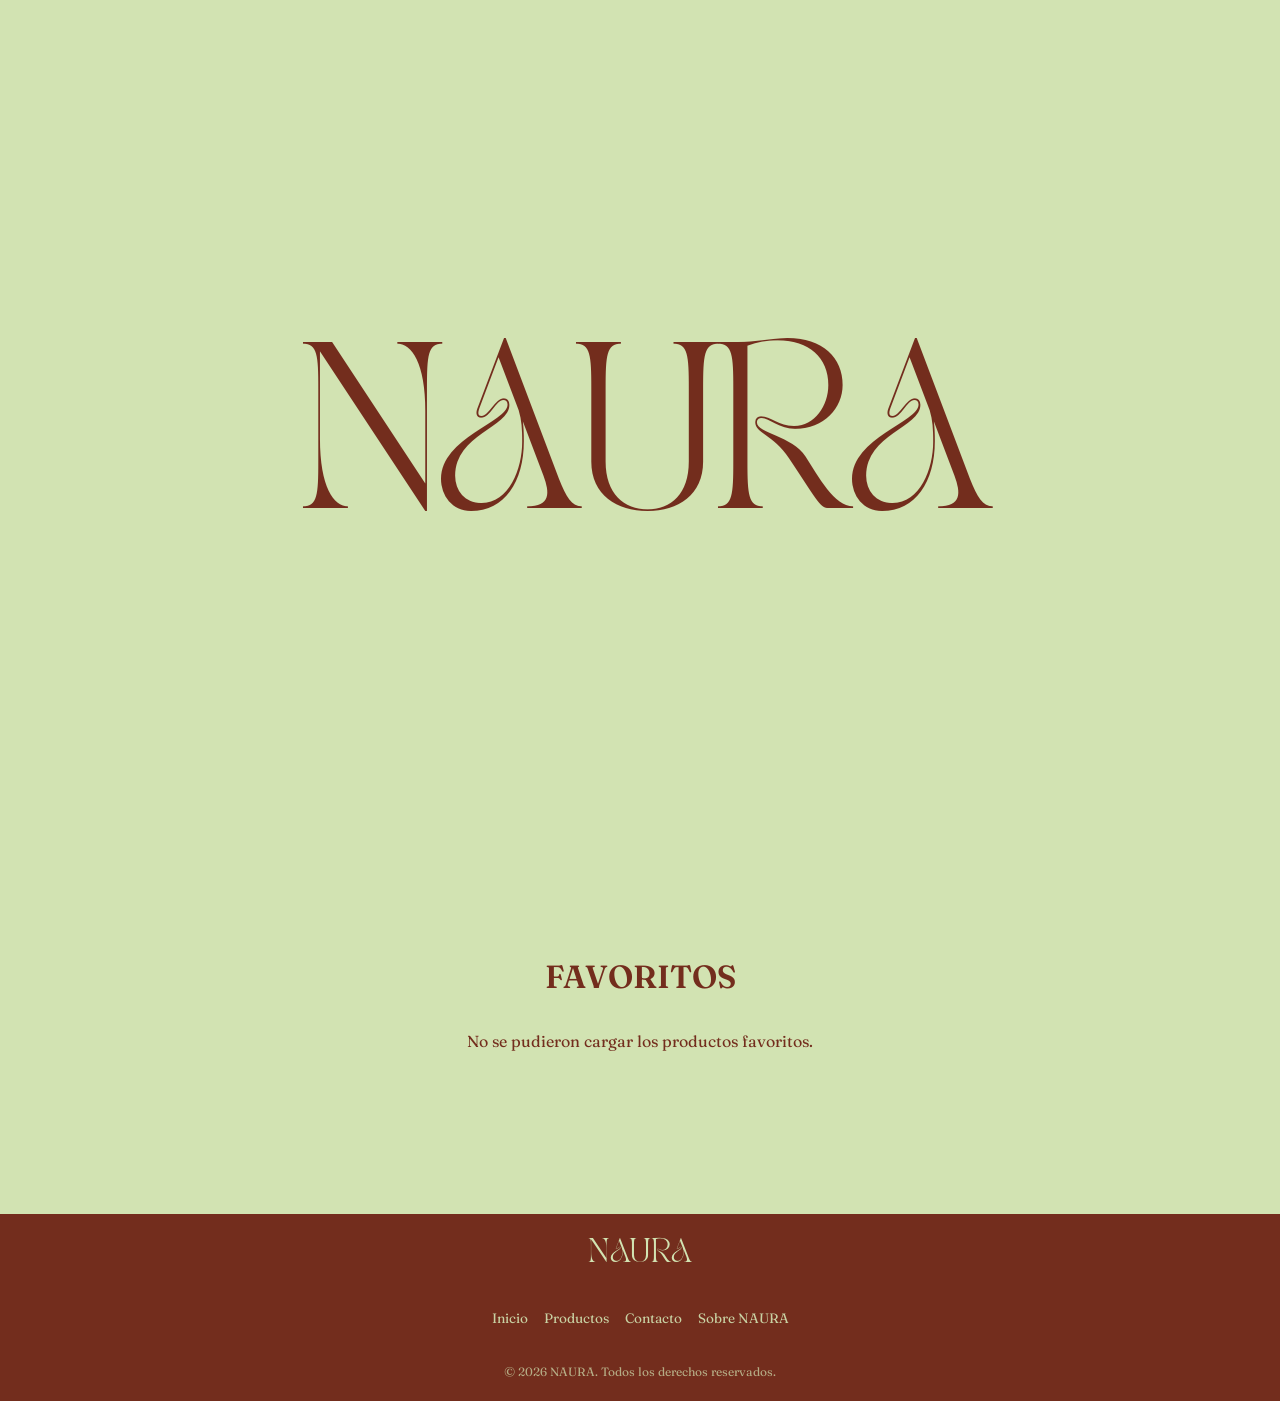
<file: index.html>
<!DOCTYPE html>
<html lang="es">

<head>
  <meta charset="UTF-8">
  <meta name="viewport" content="width=device-width, initial-scale=1.0">

  <title>NAURA | Accesorios</title>

  <!-- Favicon -->
  <link rel="icon" type="image/png" href="img/img_logo.png">

  <!-- Google Fonts -->
  <link rel="preconnect" href="https://fonts.googleapis.com">
  <link rel="preconnect" href="https://fonts.gstatic.com" crossorigin>

  <link
    href="https://fonts.googleapis.com/css2?family=Fraunces:opsz,wght@9..144,400..700&family=Montserrat:wght@300;400;500&display=swap"
    rel="stylesheet"
  >

  <!-- Estilos -->
  <link rel="stylesheet" href="css/variables.css">
  <link rel="stylesheet" href="css/base.css">
  <link rel="stylesheet" href="css/components.css">
  <link rel="stylesheet" href="css/pages.css">
  <link rel="stylesheet" href="css/animaciones.css">
</head>

<body>

  <!-- ==========================================
       1. INTRO NAURA
       ========================================== -->

  <div class="intro-naura" id="intro-naura">

    <div class="intro-naura__marca">

      <div class="intro-naura__logo" aria-label="NAURA">
        <span>N</span>
        <span>A</span>
        <span>U</span>
        <span>R</span>
        <span>A</span>
      </div>

    </div>

  </div>


  <!-- ==========================================
       2. HEADER
       ========================================== -->

  <div id="header-placeholder"></div>


  <!-- ==========================================
       3. CONTENIDO PRINCIPAL
       ========================================== -->

  <main>

    <!-- HERO VISUAL -->

    <section class="hero hero-visual">

      <div class="hero-visual__ventana">

        <div class="hero-visual__pista">

          <!-- Primer grupo -->

          <div class="hero-visual__grupo">

            <div class="hero-visual__item hero-visual__item--alto">
              <img src="img/hero-1.jpg" alt="Accesorios NAURA">
            </div>

            <div class="hero-visual__item">
              <video autoplay muted loop playsinline>
                <source
                  src="img/hero-video-1.mp4"
                  type="video/mp4"
                >
              </video>
            </div>

            <div class="hero-visual__item hero-visual__item--bajo">
              <img src="img/hero-2.jpg" alt="Colección NAURA">
            </div>

            <div class="hero-visual__item hero-visual__item--alto">
              <img src="img/hero-3.jpg" alt="Diseños NAURA">
            </div>

            <div class="hero-visual__item">
              <video autoplay muted loop playsinline>
                <source
                  src="img/hero-video-2.mp4"
                  type="video/mp4"
                >
              </video>
            </div>

          </div>


          <!-- Segundo grupo: continuidad infinita -->

          <div class="hero-visual__grupo" aria-hidden="true">

            <div class="hero-visual__item hero-visual__item--alto">
              <img src="img/hero-1.jpg" alt="">
            </div>

            <div class="hero-visual__item">
              <video autoplay muted loop playsinline>
                <source
                  src="img/hero-video-1.mp4"
                  type="video/mp4"
                >
              </video>
            </div>

            <div class="hero-visual__item hero-visual__item--bajo">
              <img src="img/hero-2.jpg" alt="">
            </div>

            <div class="hero-visual__item hero-visual__item--alto">
              <img src="img/hero-3.jpg" alt="">
            </div>

            <div class="hero-visual__item">
              <video autoplay muted loop playsinline>
                <source
                  src="img/hero-video-2.mp4"
                  type="video/mp4"
                >
              </video>
            </div>

          </div>

        </div>

      </div>


      <!-- Texto y botón del hero -->

      <div class="hero-visual__contenido">

        <p class="hero-visual__subtitulo">
          ACCESORIOS HECHOS PARA DARLE COLOR A TU LOOK
        </p>

        <a href="productos.html" class="boton-principal">
          Ver productos
        </a>

      </div>

    </section>


    <!-- ========================================
         4. PRODUCTOS FAVORITOS
         ======================================== -->

    <section class="destacados contenedor">

      <h2 class="reveal">FAVORITOS</h2>

      <p id="estado-favoritos" role="status">
        Cargando productos...
      </p>

      <div
        id="productos-favoritos"
        class="destacados__grid"
      ></div>

    </section>

  </main>


  <!-- ==========================================
       5. FOOTER
       ========================================== -->

  <div id="footer-placeholder"></div>


  <!-- ==========================================
       6. JAVASCRIPT
       ========================================== -->

  <script src="js/components.js" defer></script>
  <script src="js/sheets.js" defer></script>
  <script src="js/inicio.js" defer></script>
  <script src="js/animaciones.js" defer></script>

</body>
</html>
</file>
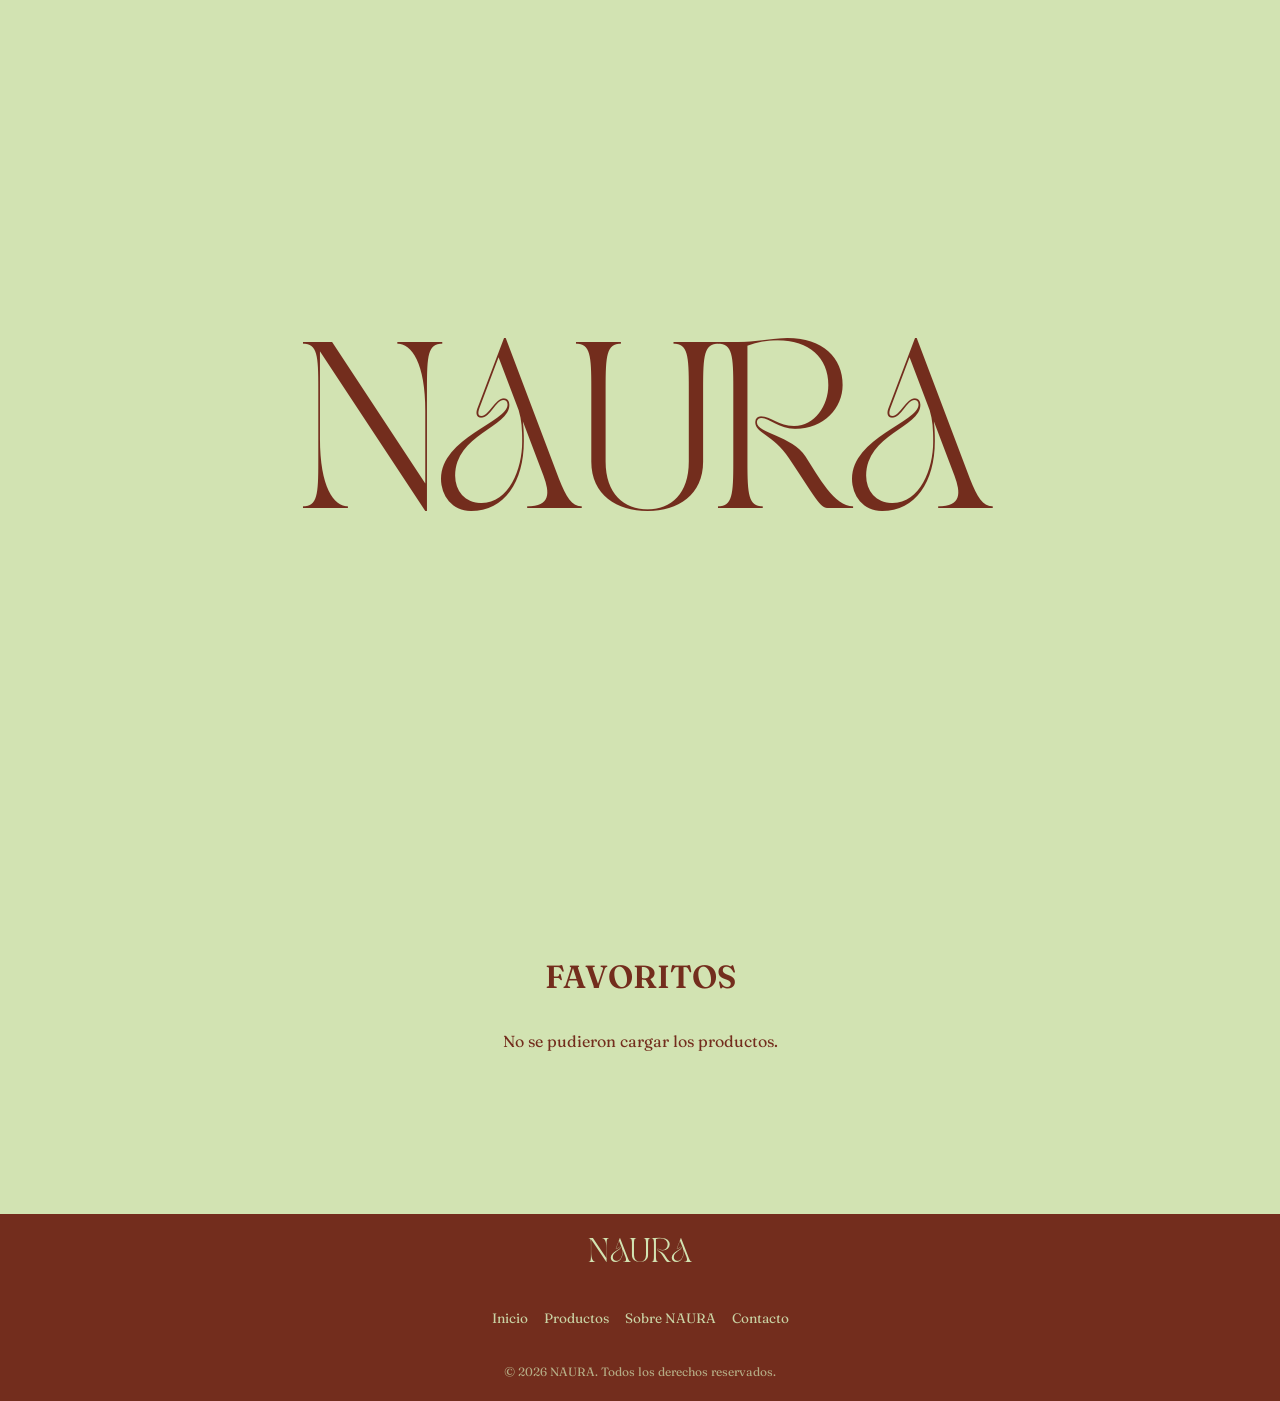
<file: naura/index.html>
<!DOCTYPE html>
<html lang="es">

<head>
  <meta charset="UTF-8">
  <meta name="viewport" content="width=device-width, initial-scale=1.0">
  <title>NAURA</title>

  <link rel="icon" type="image/png" href="img/img_logo.png">
  <!-- Google Fonts -->
  <link rel="preconnect" href="https://fonts.googleapis.com">
  <link rel="preconnect" href="https://fonts.gstatic.com" crossorigin>
  <link
    href="https://fonts.googleapis.com/css2?family=Fraunces:opsz,wght@9..144,400..700&family=Montserrat:wght@300;400;500&display=swap"
    rel="stylesheet">

  <!-- CSS (el orden importa) -->
  <link rel="stylesheet" href="css/variables.css">
  <link rel="stylesheet" href="css/base.css">
  <link rel="stylesheet" href="css/components.css">
  <link rel="stylesheet" href="css/pages.css">
  <link rel="stylesheet" href="css/animaciones.css">
</head>

<body>

  <!-- ============ INTRO NAURA ============ -->
  <div class="intro-naura" id="intro-naura">

    <div class="intro-naura__marca">

      <div class="intro-naura__logo" aria-label="NAURA">
        <span>N</span>
        <span>A</span>
        <span>U</span>
        <span>R</span>
        <span>A</span>
      </div>

    </div>

  </div>


  <div id="header-placeholder"></div>

  <main>

   <!-- ============ HERO VISUAL NAURA ============ -->
<section class="hero hero-visual">



  <!-- Fotos y videos en movimiento -->
  <div class="hero-visual__ventana">

    <div class="hero-visual__pista">

      <!-- PRIMER GRUPO -->
      <div class="hero-visual__grupo">

        <div class="hero-visual__item hero-visual__item--alto">
          <img src="img/hero-1.jpg" alt="NAURA">
        </div>

        <div class="hero-visual__item">
          <video autoplay muted loop playsinline>
            <source src="img/hero-video-1.mp4" type="video/mp4">
          </video>
        </div>

        <div class="hero-visual__item hero-visual__item--bajo">
          <img src="img/hero-2.jpg" alt="NAURA">
        </div>

        <div class="hero-visual__item hero-visual__item--alto">
          <img src="img/hero-3.jpg" alt="NAURA">
        </div>

        <div class="hero-visual__item">
          <video autoplay muted loop playsinline>
            <source src="img/hero-video-2.mp4" type="video/mp4">
          </video>
        </div>

      </div>


      <!-- COPIA PARA QUE EL MOVIMIENTO SEA INFINITO -->
      <div class="hero-visual__grupo" aria-hidden="true">

        <div class="hero-visual__item hero-visual__item--alto">
          <img src="img/hero-1.jpg" alt="">
        </div>

        <div class="hero-visual__item">
          <video autoplay muted loop playsinline>
            <source src="img/hero-video-1.mp4" type="video/mp4">
          </video>
        </div>

        <div class="hero-visual__item hero-visual__item--bajo">
          <img src="img/hero-2.jpg" alt="">
        </div>

        <div class="hero-visual__item hero-visual__item--alto">
          <img src="img/hero-3.jpg" alt="">
        </div>

        <div class="hero-visual__item">
          <video autoplay muted loop playsinline>
            <source src="img/hero-video-2.mp4" type="video/mp4">
          </video>
        </div>

      </div>

    </div>

  </div>


  <!-- Texto inferior -->
  <div class="hero-visual__contenido">

    <p class="hero-visual__subtitulo">
      ACCESORIOS HECHOS PARA DARLE COLOR A TU LOOK
    </p>

    <a href="productos.html" class="boton-principal">
      Ver productos
    </a>

  </div>

</section>


    <!-- FAVORITOS -->
    <section class="destacados contenedor">

      <h2 class="reveal">FAVORITOS</h2>

      <p id="estado-favoritos">
        Cargando productos...
      </p>

      <div id="productos-favoritos" class="destacados__grid">
      </div>

    </section>

  </main>


  <div id="footer-placeholder"></div>


  <script src="js/components.js"></script>
  <script src="js/sheets.js"></script>
  <script src="js/inicio.js"></script>
  <script src="js/animaciones.js"></script>

</body>

</html>
</file>
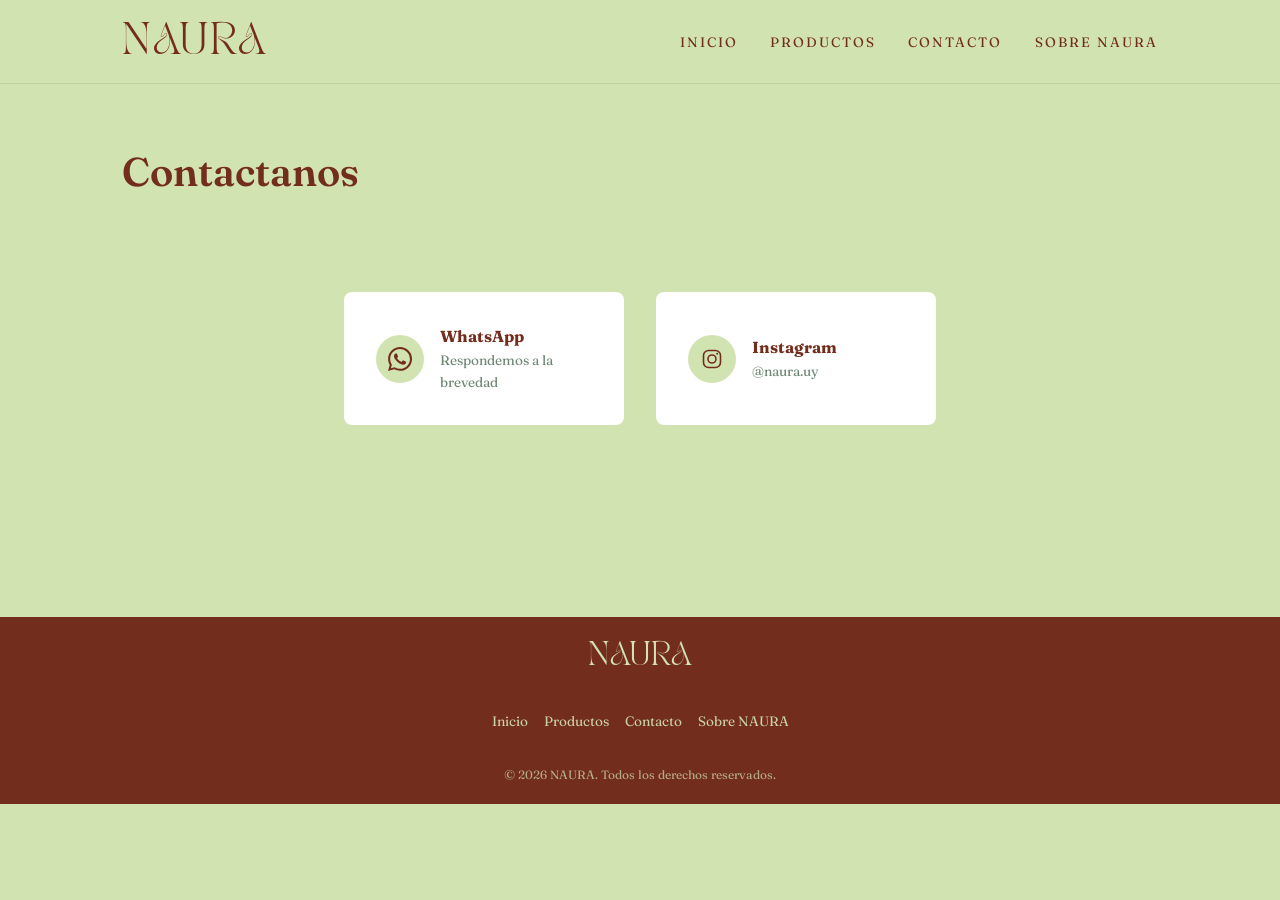
<file: contacto.html>
<!DOCTYPE html>
<html lang="es">

<head>
  <meta charset="UTF-8">
  <meta name="viewport" content="width=device-width, initial-scale=1.0">

  <title>Contacto — NAURA</title>

  <meta
    name="description"
    content="Contactá a NAURA por WhatsApp o Instagram para consultar sobre nuestros accesorios."
  >

  <!-- Favicon -->
  <link rel="icon" type="image/png" href="img/img_logo.png">

  <!-- Google Fonts -->
  <link rel="preconnect" href="https://fonts.googleapis.com">
  <link rel="preconnect" href="https://fonts.gstatic.com" crossorigin>

  <link
    href="https://fonts.googleapis.com/css2?family=Fraunces:opsz,wght@9..144,400..700&family=Montserrat:wght@300;400;500&display=swap"
    rel="stylesheet"
  >

  <!-- Estilos -->
  <link rel="stylesheet" href="css/variables.css">
  <link rel="stylesheet" href="css/base.css">
  <link rel="stylesheet" href="css/components.css">
  <link rel="stylesheet" href="css/pages.css">
  <link rel="stylesheet" href="css/animaciones.css">
</head>

<body>

  <!-- ==========================================
       1. HEADER
       ========================================== -->

  <div id="header-placeholder"></div>


  <!-- ==========================================
       2. CONTENIDO PRINCIPAL
       ========================================== -->

  <main>

    <!-- TÍTULO -->

    <section
      class="hero contenedor"
      style="padding-top: var(--espacio-lg); padding-bottom: var(--espacio-md);"
    >
      <h1 style="font-size: 2.5rem;">
        Contactanos
      </h1>
    </section>


    <!-- OPCIONES DE CONTACTO -->

    <section class="contacto contenedor" aria-label="Canales de contacto">

      <!-- WHATSAPP -->

      <a
        href="https://wa.me/59892066916"
        target="_blank"
        rel="noopener noreferrer"
        class="contacto__tarjeta reveal"
      >

        <span class="contacto__icono" aria-hidden="true">

          <svg
            xmlns="http://www.w3.org/2000/svg"
            viewBox="0 0 24 24"
            fill="currentColor"
          >
            <path
              d="M20.52 3.48A11.87 11.87 0 0 0 12.05 0C5.46 0 .1 5.36.1 11.95c0 2.11.55 4.17 1.6 5.99L0 24l6.24-1.64a11.9 11.9 0 0 0 5.81 1.48h.01c6.59 0 11.95-5.36 11.95-11.95 0-3.19-1.24-6.19-3.49-8.41ZM12.06 21.82a9.9 9.9 0 0 1-5.04-1.38l-.36-.21-3.74.98 1-3.65-.23-.38a9.9 9.9 0 0 1-1.52-5.23c0-5.46 4.44-9.9 9.9-9.9a9.83 9.83 0 0 1 7 2.9 9.83 9.83 0 0 1 2.9 7c0 5.46-4.44 9.87-9.91 9.87Zm5.43-7.41c-.3-.15-1.77-.87-2.04-.97-.27-.1-.47-.15-.67.15-.2.3-.77.97-.94 1.17-.17.2-.35.22-.65.07-.3-.15-1.26-.46-2.4-1.47-.89-.79-1.49-1.77-1.66-2.07-.17-.3-.02-.46.13-.61.14-.13.3-.35.45-.52.15-.17.2-.3.3-.5.1-.2.05-.37-.02-.52-.08-.15-.67-1.62-.92-2.22-.24-.58-.48-.5-.67-.51h-.57c-.2 0-.52.07-.79.37-.27.3-1.04 1.02-1.04 2.49s1.07 2.89 1.22 3.09c.15.2 2.1 3.21 5.09 4.5.71.31 1.26.49 1.69.63.71.23 1.35.2 1.86.12.57-.09 1.77-.72 2.02-1.42.25-.7.25-1.3.17-1.42-.07-.13-.27-.2-.57-.35Z"
            />
          </svg>

        </span>

        <span class="contacto__texto">
          <strong>WhatsApp</strong>
          <span>Respondemos a la brevedad</span>
        </span>

      </a>


      <!-- INSTAGRAM -->

      <a
        href="https://instagram.com/naura.uy"
        target="_blank"
        rel="noopener noreferrer"
        class="contacto__tarjeta reveal reveal--delay-1"
      >

        <span class="contacto__icono" aria-hidden="true">

          <svg
            xmlns="http://www.w3.org/2000/svg"
            viewBox="0 0 24 24"
            fill="none"
          >
            <rect
              x="3.5"
              y="3.5"
              width="17"
              height="17"
              rx="5"
              stroke="currentColor"
              stroke-width="1.6"
            />

            <circle
              cx="12"
              cy="12"
              r="4"
              stroke="currentColor"
              stroke-width="1.6"
            />

            <circle
              cx="17.2"
              cy="6.8"
              r="1"
              fill="currentColor"
            />
          </svg>

        </span>

        <span class="contacto__texto">
          <strong>Instagram</strong>
          <span>@naura.uy</span>
        </span>

      </a>

    </section>

  </main>


  <!-- ==========================================
       3. FOOTER
       ========================================== -->

  <div id="footer-placeholder"></div>


  <!-- ==========================================
       4. JAVASCRIPT
       ========================================== -->

  <script src="js/components.js" defer></script>
  <script src="js/animaciones.js" defer></script>

</body>
</html>
</file>
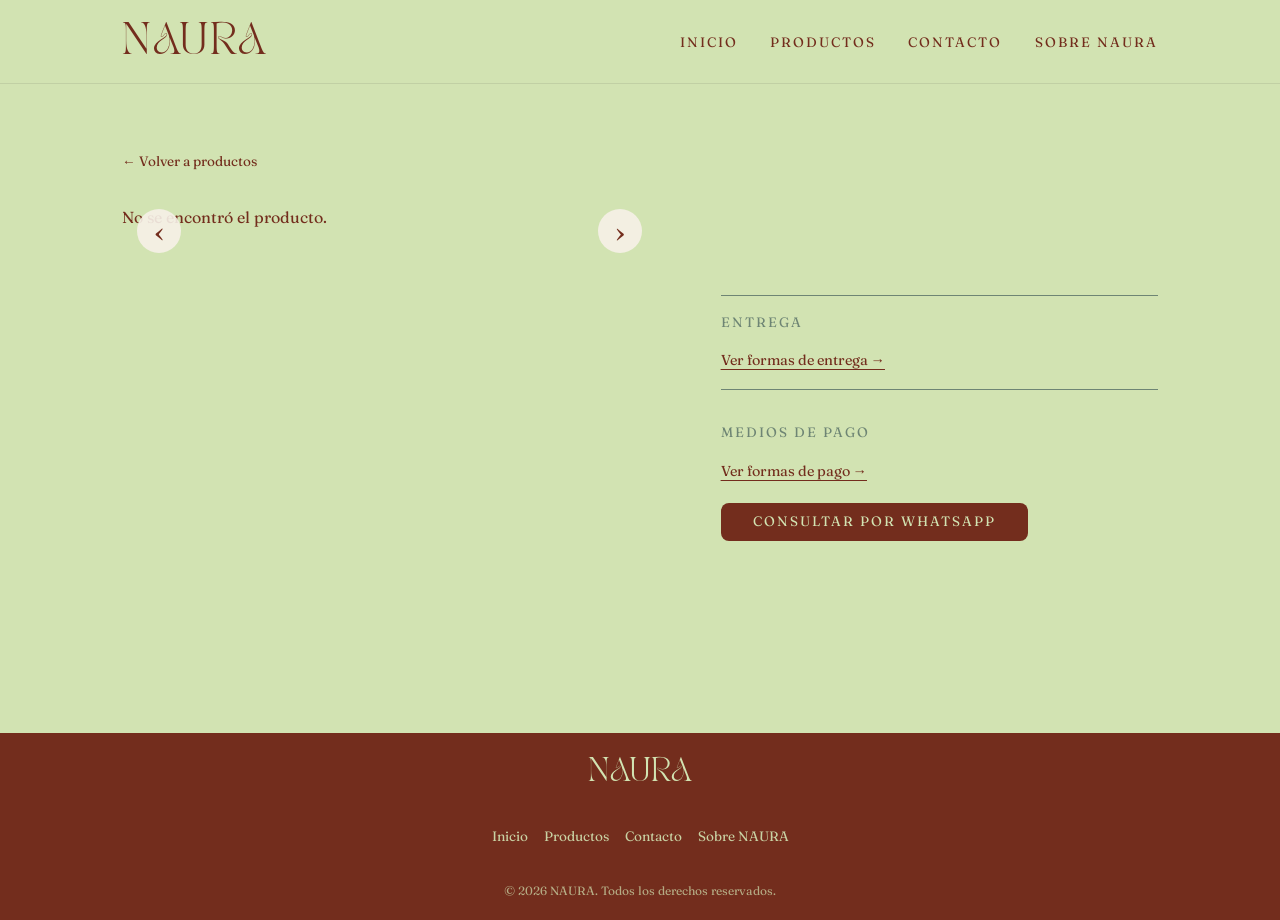
<file: producto-detalle.html>
<!DOCTYPE html>
<html lang="es">

<head>
  <meta charset="UTF-8">
  <meta name="viewport" content="width=device-width, initial-scale=1.0">

  <title>Producto — NAURA</title>

  <!-- Favicon -->
  <link rel="icon" type="image/png" href="img/img_logo.png">

  <!-- Google Fonts -->
  <link rel="preconnect" href="https://fonts.googleapis.com">
  <link rel="preconnect" href="https://fonts.gstatic.com" crossorigin>

  <link
    href="https://fonts.googleapis.com/css2?family=Fraunces:opsz,wght@9..144,400..700&family=Montserrat:wght@300;400;500&display=swap"
    rel="stylesheet"
  >

  <!-- Estilos -->
  <link rel="stylesheet" href="css/variables.css">
  <link rel="stylesheet" href="css/base.css">
  <link rel="stylesheet" href="css/components.css">
  <link rel="stylesheet" href="css/pages.css">
</head>

<body>

  <!-- ==========================================
       1. HEADER
       ========================================== -->

  <div id="header-placeholder"></div>


  <!-- ==========================================
       2. CONTENIDO PRINCIPAL
       ========================================== -->

  <main>

    <section class="detalle-producto contenedor">

      <!-- Volver al listado -->

      <a
        href="productos.html"
        class="detalle-producto__volver"
      >
        ← Volver a productos
      </a>


      <!-- Estado de carga -->

      <p id="estado-detalle" role="status">
        Cargando producto...
      </p>


      <!-- Detalle del producto -->

      <div
        id="producto-detalle"
        class="detalle-producto__grid"
        hidden
      >

        <!-- ====================================
             3. GALERÍA DE IMÁGENES
             ==================================== -->

        <div class="detalle-producto__galeria">

          <!-- Flecha anterior -->

          <button
            type="button"
            id="galeria-anterior"
            class="galeria-flecha galeria-flecha--izquierda"
            aria-label="Imagen anterior"
          >
            ‹
          </button>

          <!-- Imágenes -->

          <div class="galeria-producto__ventana">
            <div
              id="galeria-producto"
              class="galeria-producto__pista"
            ></div>
          </div>

          <!-- Flecha siguiente -->

          <button
            type="button"
            id="galeria-siguiente"
            class="galeria-flecha galeria-flecha--derecha"
            aria-label="Imagen siguiente"
          >
            ›
          </button>

        </div>


        <!-- ====================================
             4. INFORMACIÓN DEL PRODUCTO
             ==================================== -->

        <div class="detalle-producto__info">

          <!-- Categoría -->

          <p
            id="producto-categoria"
            class="texto-etiqueta"
          ></p>

          <!-- Nombre -->

          <h1 id="producto-nombre"></h1>

          <!-- Precio -->

          <p
            id="producto-precio"
            class="detalle-producto__precio"
          ></p>

          <!-- Descripción -->

          <p
            id="producto-descripcion"
            class="detalle-producto__descripcion"
          ></p>


          <!-- Información de entrega -->

          <div class="detalle-producto__entrega">

            <span class="detalle-producto__entrega-titulo">
              Entrega
            </span>

            <p id="producto-entrega"></p>

            <a
              href="sobre-naura.html#entregas"
              class="detalle-producto__enlace"
            >
              Ver formas de entrega →
            </a>

          </div>


          <!-- Medios de pago -->

          <div class="detalle-producto__pago">

            <span class="detalle-producto__entrega-titulo">
              Medios de pago
            </span>

            <a
              href="sobre-naura.html#pagos"
              class="detalle-producto__enlace"
            >
              Ver formas de pago →
            </a>

          </div>


          <!-- ==================================
               5. WHATSAPP
               ================================== -->

          <a
            id="boton-whatsapp"
            class="boton-principal"
            href="#"
            target="_blank"
            rel="noopener noreferrer"
          >
            Consultar por WhatsApp
          </a>

        </div>

      </div>

    </section>

  </main>


  <!-- ==========================================
       6. FOOTER
       ========================================== -->

  <div id="footer-placeholder"></div>


  <!-- ==========================================
       7. JAVASCRIPT
       ========================================== -->

  <script src="js/components.js" defer></script>
  <script src="js/sheets.js" defer></script>
  <script src="js/producto-detalle.js" defer></script>

</body>
</html>
</file>
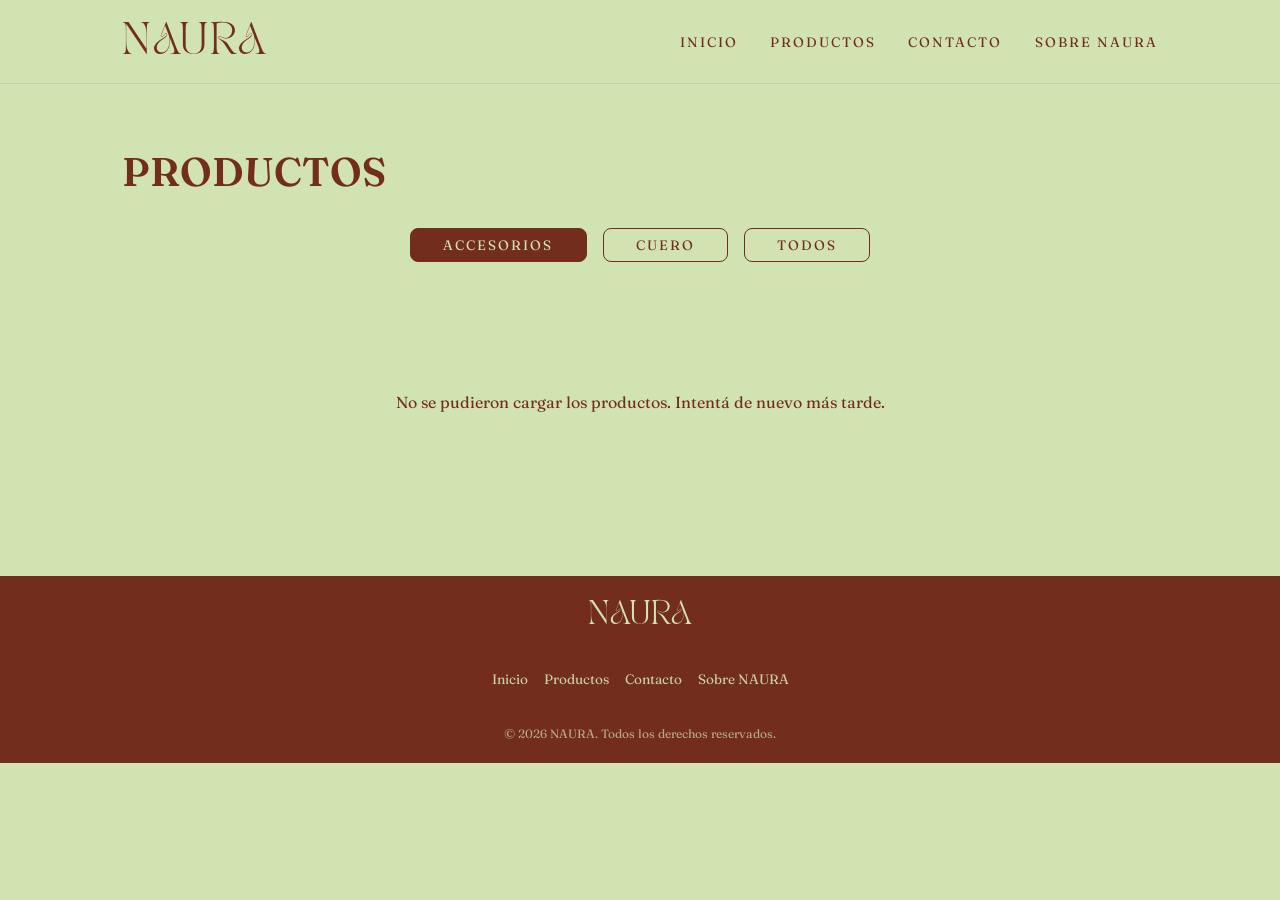
<file: productos.html>
<!DOCTYPE html>
<html lang="es">

<head>
  <meta charset="UTF-8">
  <meta name="viewport" content="width=device-width, initial-scale=1.0">

  <title>Productos — NAURA</title>

  <!-- Favicon -->
  <link rel="icon" type="image/png" href="img/img_logo.png">

  <!-- Google Fonts -->
  <link rel="preconnect" href="https://fonts.googleapis.com">
  <link rel="preconnect" href="https://fonts.gstatic.com" crossorigin>

  <link
    href="https://fonts.googleapis.com/css2?family=Fraunces:opsz,wght@9..144,400..700&family=Montserrat:wght@300;400;500&display=swap"
    rel="stylesheet"
  >

  <!-- Estilos -->
  <link rel="stylesheet" href="css/variables.css">
  <link rel="stylesheet" href="css/base.css">
  <link rel="stylesheet" href="css/components.css">
  <link rel="stylesheet" href="css/pages.css">
</head>

<body>

  <!-- ==========================================
       1. HEADER
       ========================================== -->

  <div id="header-placeholder"></div>


  <!-- ==========================================
       2. CONTENIDO PRINCIPAL
       ========================================== -->

  <main>

    <!-- TÍTULO DE LA PÁGINA -->

    <section
      class="hero contenedor"
      style="padding-top: var(--espacio-lg); padding-bottom: var(--espacio-md);"
    >
      <h1 style="font-size: 2.5rem;">
        PRODUCTOS
      </h1>
    </section>


    <!-- FILTROS DE CATEGORÍAS -->

    <section class="filtros contenedor" aria-label="Filtrar productos">

      <button
        type="button"
        class="filtro-boton filtro-boton--activo"
        data-categoria="accesorios"
      >
        Accesorios
      </button>

      <button
        type="button"
        class="filtro-boton"
        data-categoria="cuero"
      >
        Cuero
      </button>

      <button
        type="button"
        class="filtro-boton"
        data-categoria="todos"
      >
        Todos
      </button>

    </section>


    <!-- LISTADO DE PRODUCTOS -->

    <section class="destacados contenedor">

      <p id="estado-productos" role="status">
        Cargando productos...
      </p>

      <div
        id="grilla-productos"
        class="destacados__grid"
      ></div>

    </section>

  </main>


  <!-- ==========================================
       3. FOOTER
       ========================================== -->

  <div id="footer-placeholder"></div>


  <!-- ==========================================
       4. JAVASCRIPT
       ========================================== -->

  <script src="js/components.js" defer></script>
  <script src="js/sheets.js" defer></script>
  <script src="js/productos.js" defer></script>

</body>
</html>
</file>
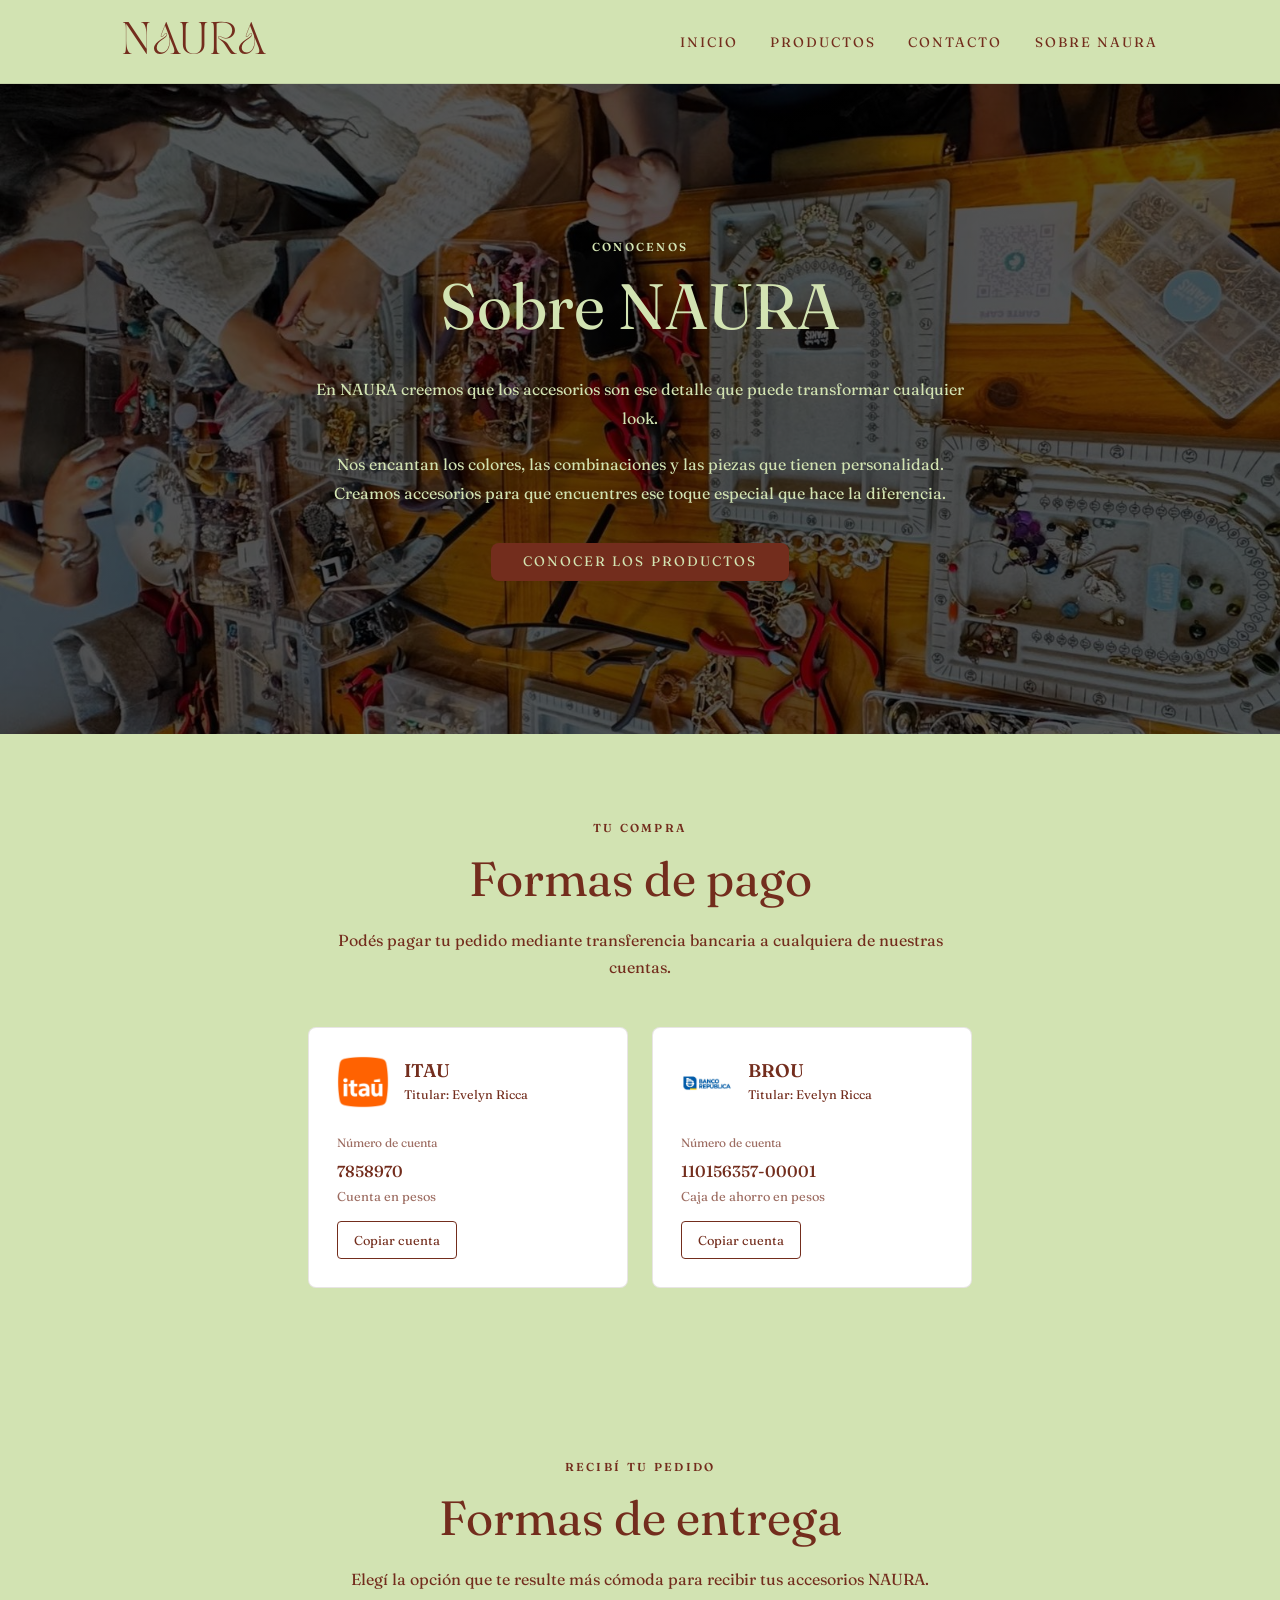
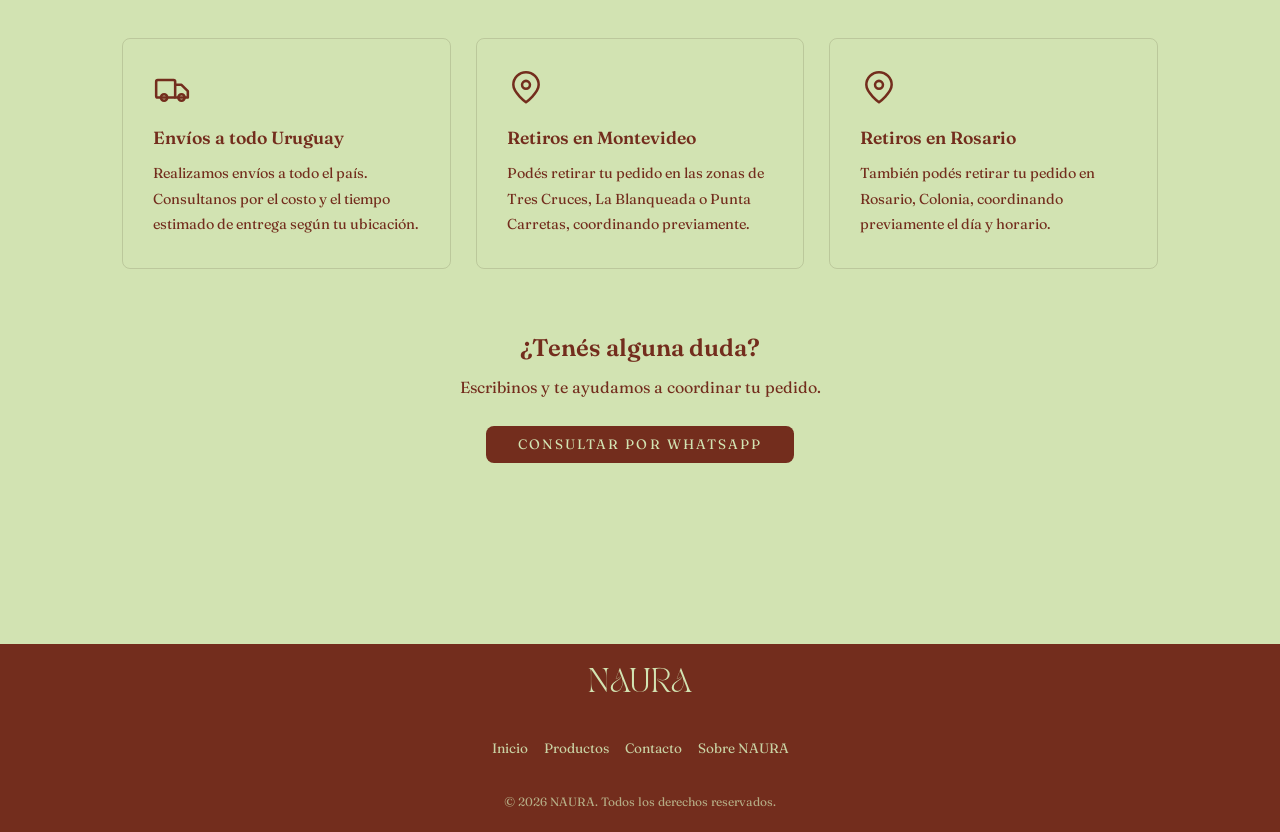
<file: sobre-naura.html>
<!DOCTYPE html>
<html lang="es">

<head>
  <meta charset="UTF-8">
  <meta name="viewport" content="width=device-width, initial-scale=1.0">

  <title>Sobre NAURA — NAURA</title>

  <meta
    name="description"
    content="Conocé NAURA, nuestras formas de pago y las opciones de entrega de tus accesorios."
  >

  <!-- Favicon -->
  <link rel="icon" type="image/png" href="img/img_logo.png">

  <!-- Google Fonts -->
  <link rel="preconnect" href="https://fonts.googleapis.com">
  <link rel="preconnect" href="https://fonts.gstatic.com" crossorigin>

  <link
    href="https://fonts.googleapis.com/css2?family=Fraunces:opsz,wght@9..144,400..700&family=Montserrat:wght@300;400;500&display=swap"
    rel="stylesheet"
  >

  <!-- Estilos -->
  <link rel="stylesheet" href="css/variables.css">
  <link rel="stylesheet" href="css/base.css">
  <link rel="stylesheet" href="css/components.css">
  <link rel="stylesheet" href="css/pages.css">
</head>

<body>

  <!-- ==========================================
       1. HEADER
       ========================================== -->

  <div id="header-placeholder"></div>


  <!-- ==========================================
       2. CONTENIDO PRINCIPAL
       ========================================== -->

  <main class="sobre-naura">

    <!-- SECCIÓN 1: SOBRE NAURA -->

    <section class="sobre-naura__intro" id="sobre-naura">

      <div class="sobre-naura__intro-contenido contenedor">

        <p class="sobre-naura__etiqueta">CONOCENOS</p>

        <h1>Sobre NAURA</h1>

        <div class="sobre-naura__presentacion">

          <p>
            En NAURA creemos que los accesorios son ese detalle
            que puede transformar cualquier look.
          </p>

          <p>
            Nos encantan los colores, las combinaciones y las piezas
            que tienen personalidad. Creamos accesorios para que
            encuentres ese toque especial que hace la diferencia.
          </p>

        </div>

        <a href="productos.html" class="boton-principal">
          Conocer los productos
        </a>

      </div>

    </section>


    <!-- ========================================
         SECCIÓN 2: FORMAS DE PAGO
         ======================================== -->

    <section
      class="sobre-naura__seccion sobre-naura__seccion--alternativa"
      id="pagos"
    >

      <div class="contenedor">

        <div class="sobre-naura__encabezado">

          <p class="sobre-naura__etiqueta">TU COMPRA</p>

          <h2>Formas de pago</h2>

          <p>
            Podés pagar tu pedido mediante transferencia bancaria
            a cualquiera de nuestras cuentas.
          </p>

        </div>

        <!-- Las cuentas se cargan desde sobrenaura.js -->

        <div
          id="lista-bancos"
          class="sobre-naura__bancos"
        ></div>

      </div>

    </section>


    <!-- ========================================
         SECCIÓN 3: FORMAS DE ENTREGA
         ======================================== -->

    <section class="sobre-naura__seccion" id="entregas">

      <div class="contenedor">

        <div class="sobre-naura__encabezado">

          <p class="sobre-naura__etiqueta">
            RECIBÍ TU PEDIDO
          </p>

          <h2>Formas de entrega</h2>

          <p>
            Elegí la opción que te resulte más cómoda para recibir
            tus accesorios NAURA.
          </p>

        </div>


        <!-- ENVÍOS A TODO URUGUAY -->

        <div class="sobre-naura__entregas">

          <article class="sobre-naura__entrega">

            <span
              class="sobre-naura__entrega-icono"
              aria-hidden="true"
            >
              <svg
                viewBox="0 0 24 24"
                fill="none"
                stroke="currentColor"
                stroke-width="1.6"
                stroke-linecap="round"
                stroke-linejoin="round"
              >
                <rect x="2" y="7" width="12" height="11" rx="1" />
                <path d="M14 10h4l4 4v4h-8" />
                <circle cx="7" cy="18" r="2" />
                <circle cx="18" cy="18" r="2" />
              </svg>
            </span>

            <h3>Envíos a todo Uruguay</h3>

            <p>
              Realizamos envíos a todo el país. Consultanos por
              el costo y el tiempo estimado de entrega según tu ubicación.
            </p>

          </article>


          <!-- RETIROS EN MONTEVIDEO -->

          <article class="sobre-naura__entrega">

            <span
              class="sobre-naura__entrega-icono"
              aria-hidden="true"
            >
              <svg
                viewBox="0 0 24 24"
                fill="none"
                stroke="currentColor"
                stroke-width="1.6"
                stroke-linecap="round"
                stroke-linejoin="round"
              >
                <path d="M20 10c0 5-8 11-8 11S4 15 4 10a8 8 0 1 1 16 0Z" />
                <circle cx="12" cy="10" r="2.5" />
              </svg>
            </span>

            <h3>Retiros en Montevideo</h3>

            <p>
              Podés retirar tu pedido en las zonas de
              Tres Cruces, La Blanqueada o Punta Carretas,
              coordinando previamente.
            </p>

          </article>


          <!-- RETIROS EN ROSARIO -->

          <article class="sobre-naura__entrega">

            <span
              class="sobre-naura__entrega-icono"
              aria-hidden="true"
            >
              <svg
                viewBox="0 0 24 24"
                fill="none"
                stroke="currentColor"
                stroke-width="1.6"
                stroke-linecap="round"
                stroke-linejoin="round"
              >
                <path d="M20 10c0 5-8 11-8 11S4 15 4 10a8 8 0 1 1 16 0Z" />
                <circle cx="12" cy="10" r="2.5" />
              </svg>
            </span>

            <h3>Retiros en Rosario</h3>

            <p>
              También podés retirar tu pedido en Rosario, Colonia,
              coordinando previamente el día y horario.
            </p>

          </article>

        </div>


        <!-- CONSULTAS -->

        <div class="sobre-naura__consulta">

          <h3>¿Tenés alguna duda?</h3>

          <p>
            Escribinos y te ayudamos a coordinar tu pedido.
          </p>

          <a
            href="https://wa.me/59892066916?text=Hola%21%20Quisiera%20consultar%20sobre%20las%20formas%20de%20entrega%20de%20NAURA."
            class="boton-principal"
            target="_blank"
            rel="noopener noreferrer"
          >
            Consultar por WhatsApp
          </a>

        </div>

      </div>

    </section>

  </main>


  <!-- ==========================================
       3. FOOTER
       ========================================== -->

  <div id="footer-placeholder"></div>


  <!-- ==========================================
       4. JAVASCRIPT
       ========================================== -->

  <script src="js/components.js" defer></script>
  <script src="js/sobre-naura.js" defer></script>

</body>
</html>
</file>
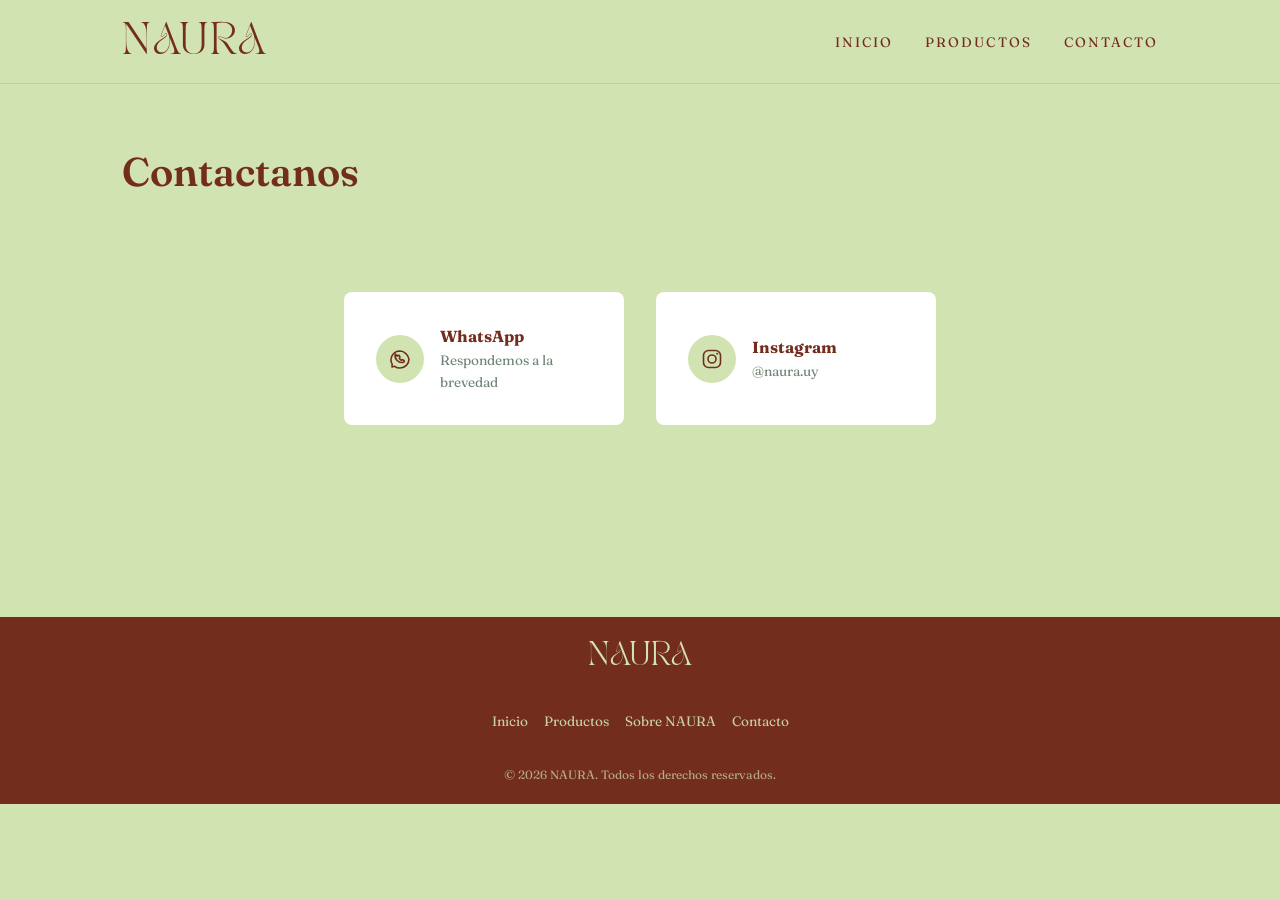
<file: naura/contacto.html>
<!DOCTYPE html>
<html lang="es">
<head>
  <meta charset="UTF-8">
  <meta name="viewport" content="width=device-width, initial-scale=1.0">
  <title>Contacto — NAURA</title>

    <link rel="icon" type="image/png" href="img/img_logo.png">
  <!-- Google Fonts -->
  <link rel="preconnect" href="https://fonts.googleapis.com">
  <link rel="preconnect" href="https://fonts.gstatic.com" crossorigin>
  <link href="https://fonts.googleapis.com/css2?family=Fraunces:opsz,wght@9..144,400..700&family=Montserrat:wght@300;400;500&display=swap" rel="stylesheet">

  <!-- CSS (el orden importa) -->
  <link rel="stylesheet" href="css/variables.css">
  <link rel="stylesheet" href="css/base.css">
  <link rel="stylesheet" href="css/components.css">
  <link rel="stylesheet" href="css/pages.css">
  <link rel="stylesheet" href="css/animaciones.css">
</head>
<body>

  <div id="header-placeholder"></div>

  <main>
    <section class="hero contenedor" style="padding-top: var(--espacio-lg); padding-bottom: var(--espacio-md);">
      
      <h1 style="font-size: 2.5rem;">Contactanos</h1>
   </section>

    <section class="contacto contenedor">

      <a
        href="https://wa.me/59892066916"
        target="_blank"
        rel="noopener noreferrer"
        class="contacto__tarjeta reveal"
      >
        <span class="contacto__icono" aria-hidden="true">
          <svg viewBox="0 0 24 24" fill="none" xmlns="http://www.w3.org/2000/svg">
            <path d="M17.6 6.3A8.9 8.9 0 0 0 12 4a8.96 8.96 0 0 0-7.8 13.4L4 20l2.7-.7a8.96 8.96 0 0 0 5.3 1.7h0A8.96 8.96 0 0 0 21 12a8.9 8.9 0 0 0-3.4-5.7Z" stroke="currentColor" stroke-width="1.6" stroke-linecap="round" stroke-linejoin="round"/>
            <path d="M9.3 9.1c.1-.4.5-.7.9-.7h.5c.3 0 .6.2.7.5l.5 1.2c.1.3 0 .6-.2.8l-.4.4c.4.9 1.1 1.6 2 2l.4-.4c.2-.2.5-.3.8-.2l1.2.5c.3.1.5.4.5.7v.5c0 .4-.3.8-.7.9-1.9.5-4.8-.2-6.4-1.8-1.6-1.6-2.3-4.5-1.8-6.4Z" stroke="currentColor" stroke-width="1.6" stroke-linecap="round" stroke-linejoin="round"/>
          </svg>
        </span>
        <span class="contacto__texto">
          <strong>WhatsApp</strong>
          <span>Respondemos a la brevedad</span>
        </span>
      </a>

      <a
        href="https://instagram.com/naura.uy"
        target="_blank"
        rel="noopener noreferrer"
        class="contacto__tarjeta reveal reveal--delay-1"
      >
        <span class="contacto__icono" aria-hidden="true">
          <svg viewBox="0 0 24 24" fill="none" xmlns="http://www.w3.org/2000/svg">
            <rect x="3.5" y="3.5" width="17" height="17" rx="5" stroke="currentColor" stroke-width="1.6"/>
            <circle cx="12" cy="12" r="4" stroke="currentColor" stroke-width="1.6"/>
            <circle cx="17.2" cy="6.8" r="1" fill="currentColor"/>
          </svg>
        </span>
        <span class="contacto__texto">
          <strong>Instagram</strong>
          <span>@naura.uy</span>
        </span>
      </a>

    </section>
  </main>

  <div id="footer-placeholder"></div>

  <script src="js/components.js"></script>
  <script src="js/animaciones.js"></script>
</body>
</html>
</file>
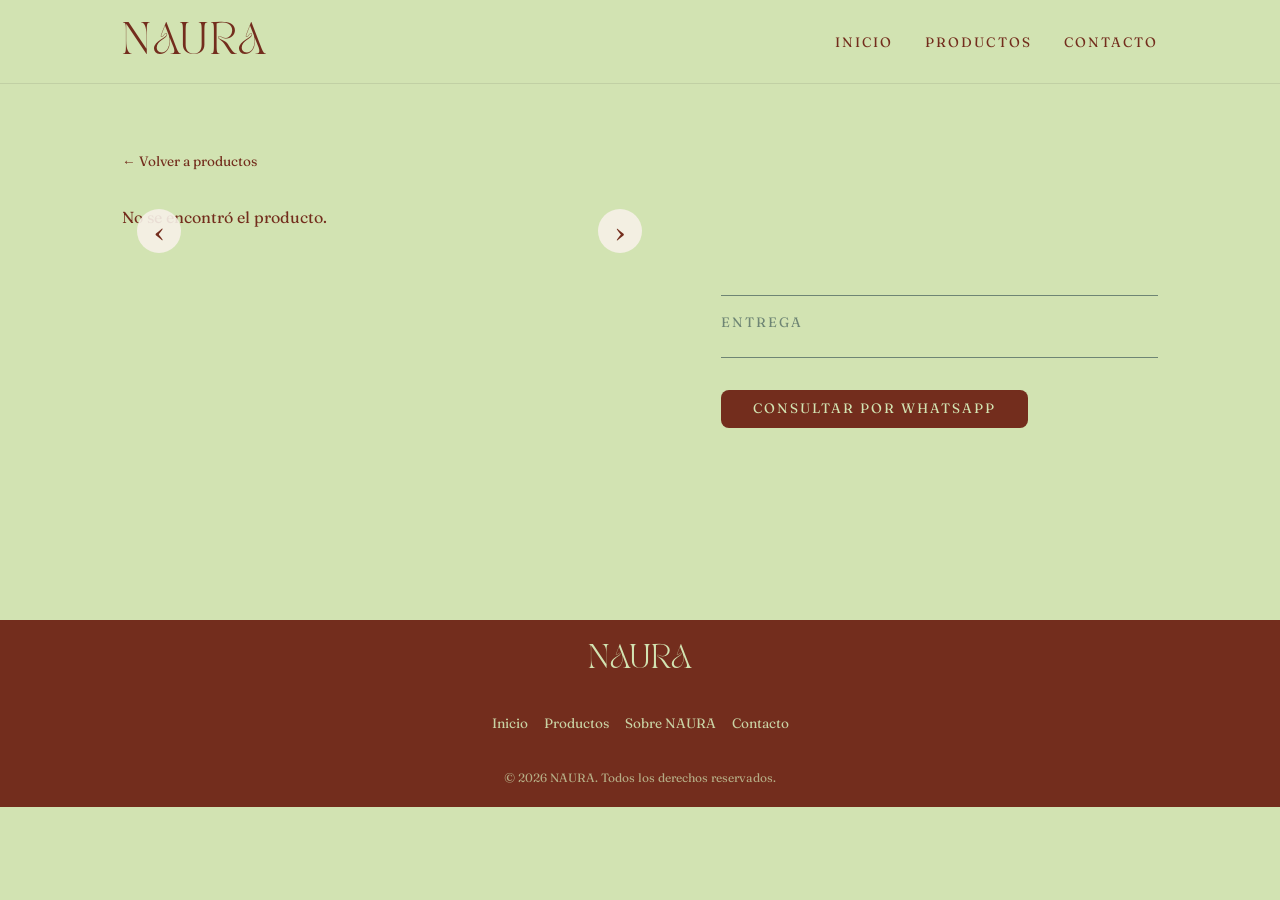
<file: naura/producto-detalle.html>
<!DOCTYPE html>
<html lang="es">

<head>

  <meta charset="UTF-8">

  <meta name="viewport" content="width=device-width, initial-scale=1.0">

  <title>Producto — NAURA</title>

  <link rel="icon" type="image/png" href="img/img_logo.png">
  <!-- Google Fonts -->

  <link rel="preconnect" href="https://fonts.googleapis.com">

  <link rel="preconnect" href="https://fonts.gstatic.com" crossorigin>

  <link
    href="https://fonts.googleapis.com/css2?family=Fraunces:opsz,wght@9..144,400..700&family=Montserrat:wght@300;400;500&display=swap"
    rel="stylesheet">


  <!-- CSS -->

  <link rel="stylesheet" href="css/variables.css">

  <link rel="stylesheet" href="css/base.css">

  <link rel="stylesheet" href="css/components.css">

  <link rel="stylesheet" href="css/pages.css">

</head>


<body>

  <div id="header-placeholder"></div>

  <main>

    <section class="detalle-producto contenedor">

      <a href="productos.html" class="detalle-producto__volver">
        ← Volver a productos
      </a>
      <!-- Estado de carga -->

      <p id="estado-detalle">
        Cargando producto...
      </p>


      <!-- Producto -->

      <div id="producto-detalle" class="detalle-producto__grid" hidden>

        <div class="detalle-producto__galeria">

          <button class="galeria-flecha galeria-flecha--izquierda" id="galeria-anterior" type="button"
            aria-label="Imagen anterior">
            ‹
          </button>

          <div class="galeria-producto__ventana">
            <div id="galeria-producto" class="galeria-producto__pista">
            </div>
          </div>

          <button class="galeria-flecha galeria-flecha--derecha" id="galeria-siguiente" type="button"
            aria-label="Imagen siguiente">
            ›
          </button>

        </div>


        <!-- INFORMACIÓN -->

        <div class="detalle-producto__info">


          <p id="producto-categoria" class="texto-etiqueta"></p>


          <h1 id="producto-nombre"></h1>


          <p id="producto-precio" class="detalle-producto__precio"></p>


          <p id="producto-descripcion" class="detalle-producto__descripcion"></p>

          <div class="detalle-producto__entrega">

            <span class="detalle-producto__entrega-titulo">
              Entrega
            </span>

            <p id="producto-entrega"></p>

          </div>


          <!-- WHATSAPP -->

          <a id="boton-whatsapp" class="boton-principal" href="#" target="_blank" rel="noopener noreferrer">
            Consultar por WhatsApp
          </a>


        </div>

      </div>

    </section>

  </main>


  <div id="footer-placeholder"></div>


  <script src="js/components.js"></script>

  <script src="js/sheets.js"></script>

  <script src="js/producto-detalle.js"></script>


</body>

</html>
</file>
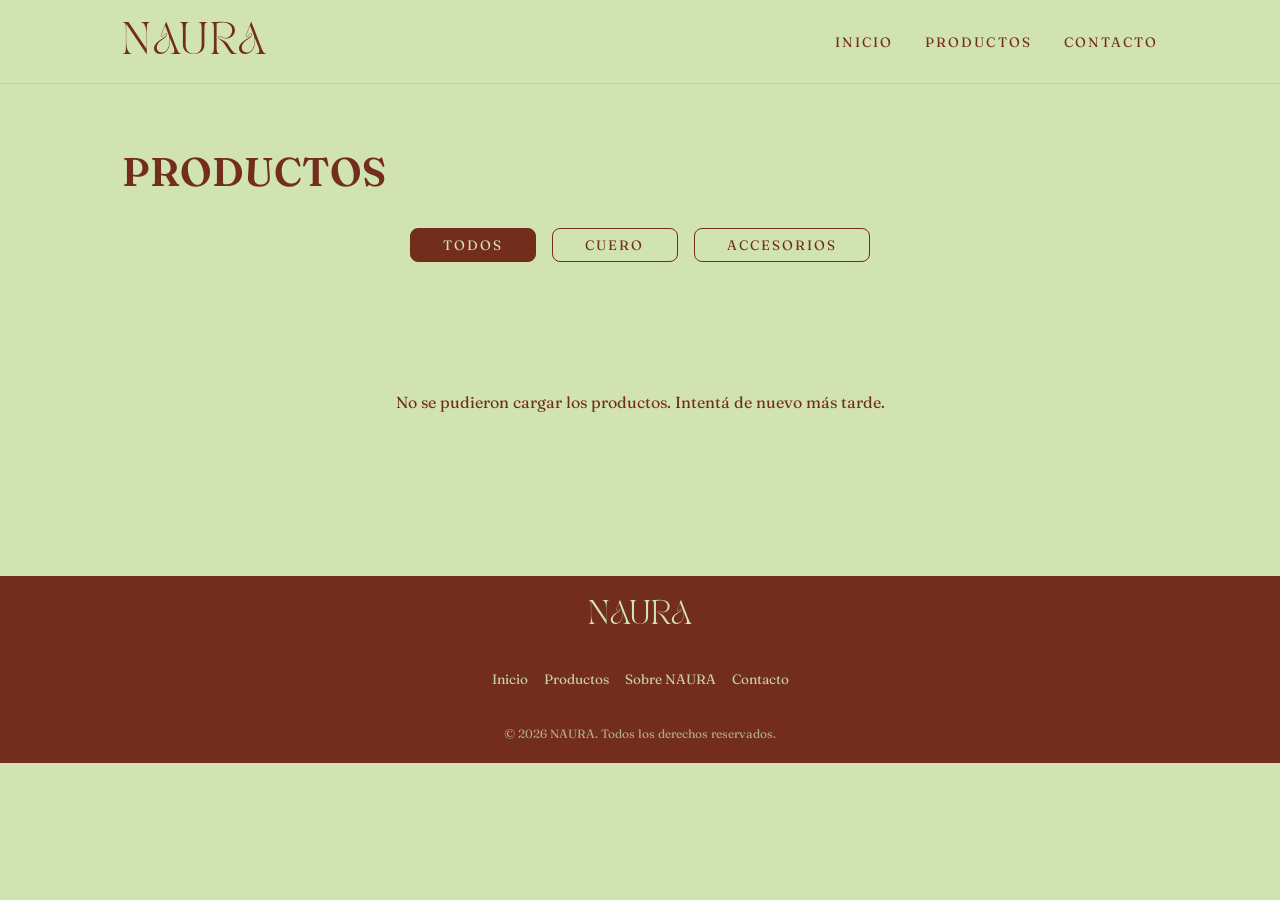
<file: naura/productos.html>
<!DOCTYPE html>
<html lang="es">

<head>

  <meta charset="UTF-8">

  <meta name="viewport" content="width=device-width, initial-scale=1.0">

  <title>Productos — NAURA</title>

  <!-- Favicon -->
  <link rel="icon" type="image/png" href="img/img_logo.png">


  <!-- Google Fonts -->
  <link rel="preconnect" href="https://fonts.googleapis.com">

  <link rel="preconnect" href="https://fonts.gstatic.com" crossorigin>

  <link
    href="https://fonts.googleapis.com/css2?family=Fraunces:opsz,wght@9..144,400..700&family=Montserrat:wght@300;400;500&display=swap"
    rel="stylesheet">


  <!-- CSS -->
  <link rel="stylesheet" href="css/variables.css">
  <link rel="stylesheet" href="css/base.css">
  <link rel="stylesheet" href="css/components.css">
  <link rel="stylesheet" href="css/pages.css">

</head>


<body>


  <!-- HEADER -->
  <div id="header-placeholder"></div>


  <main>

    <section class="hero contenedor" style="padding-top: var(--espacio-lg); padding-bottom: var(--espacio-md);">

      <h1 style="font-size: 2.5rem;">PRODUCTOS</h1>
    </section>

    <!-- FILTROS -->
    <section class="filtros contenedor">

      <button class="filtro-boton filtro-boton--activo" data-categoria="todos" type="button">
        Todos
      </button>

      <button class="filtro-boton" data-categoria="cuero" type="button">
        Cuero
      </button>

      <button class="filtro-boton" data-categoria="accesorios" type="button">
        Accesorios
      </button>

    </section>


    <!-- LISTADO DE PRODUCTOS -->
    <section class="destacados contenedor">

      <p id="estado-productos">
        Cargando productos...
      </p>

      <div id="grilla-productos" class="destacados__grid">
      </div>

    </section>


  </main>


  <!-- FOOTER -->
  <div id="footer-placeholder"></div>


  <!-- JAVASCRIPT -->
  <script src="js/components.js"></script>
  <script src="js/sheets.js"></script>
  <script src="js/productos.js"></script>


</body>

</html>
</file>
<file: css/variables.css>
/* ============================================
   NAURA — VARIABLES GLOBALES
   Colores, tipografías, tamaños y espaciados
   ============================================ */


/* ============================================
   TIPOGRAFÍA LOCAL
   ============================================ */

@font-face {
  font-family: 'TAN Pearl';
  src: url('../fonts/TAN-Pearl-Regular.woff2') format('woff2');
  font-weight: 400;
  font-style: normal;
  font-display: swap;
}


/* ============================================
   VARIABLES DE DISEÑO
   ============================================ */

:root {

  /* ------------------------------------------
     COLORES
     ------------------------------------------ */

  --color-fondo: #d2e3b2;
  --color-verde1: #d2e3b2;
  --color-verde: #6E8574;
  --color-bordo: #732d1d;
  --color-blanco: #FFFFFF;


  /* ------------------------------------------
     TIPOGRAFÍAS
     ------------------------------------------ */

  --fuente-marca: 'TAN Pearl', 'Fraunces', serif;
  --fuente-titulo: 'Fraunces', serif;
  --fuente-texto: 'Fraunces', serif;


  /* ------------------------------------------
     TAMAÑOS DE FUENTE
     ------------------------------------------ */

  --tamano-logo: 3rem;
  --tamano-titulo: 2rem;
  --tamano-subtitulo: 1.25rem;
  --tamano-texto: 1rem;
  --tamano-pequeno: 0.85rem;


  /* ------------------------------------------
     ESPACIADO
     ------------------------------------------ */

  --espacio-xs: 0.5rem;
  --espacio-sm: 1rem;
  --espacio-md: 2rem;
  --espacio-lg: 4rem;
  --espacio-xl: 6rem;


  /* ------------------------------------------
     BORDES
     ------------------------------------------ */

  --radio-borde: 8px;
  --radio-borde-chico: 4px;


  /* ------------------------------------------
     ESPACIADO ENTRE LETRAS
     ------------------------------------------ */

  --espaciado-letras: 0.15em;

}
</file>
<file: css/base.css>
/* ============================================
   NAURA — BASE CSS
   Reset y estilos globales del sitio

   Requiere variables.css
   ============================================ */


/* ============================================
   RESET GENERAL
   ============================================ */

* {
  margin: 0;
  padding: 0;
  box-sizing: border-box;
}

html {
  scroll-behavior: smooth;
}


/* ============================================
   BODY
   ============================================ */

body {
  min-height: 100vh;
  background-color: var(--color-fondo);
  color: var(--color-bordo);
  font-family: var(--fuente-texto);
  font-size: var(--tamano-texto);
  line-height: 1.6;
}


/* ============================================
   TÍTULOS
   ============================================ */

h1,
h2,
h3,
h4 {
  font-family: var(--fuente-titulo);
  font-weight: 600;
  line-height: 1.2;
}

h1 {
  font-size: var(--tamano-logo);
}

h2 {
  font-size: var(--tamano-titulo);
}

h3 {
  font-size: var(--tamano-subtitulo);
}


/* ============================================
   ENLACES
   ============================================ */

a {
  color: inherit;
  text-decoration: none;
}

a:hover {
  color: var(--color-bordo);
}


/* ============================================
   LISTAS
   ============================================ */

ul,
ol {
  list-style: none;
}


/* ============================================
   IMÁGENES
   ============================================ */

img {
  display: block;
  max-width: 100%;
}


/* ============================================
   BOTONES
   ============================================ */

button {
  border: none;
  background: none;
  font-family: var(--fuente-texto);
  cursor: pointer;
}


/* ============================================
   CLASES UTILITARIAS
   ============================================ */

/* Etiquetas de texto en mayúsculas */

.texto-etiqueta {
  color: var(--color-verde);
  font-size: var(--tamano-pequeno);
  text-transform: uppercase;
  letter-spacing: var(--espaciado-letras);
}


/* Contenedor general */

.contenedor {
  max-width: 1100px;
  margin: 0 auto;
  padding: 0 var(--espacio-md);
}


/* ============================================
   RESPONSIVE
   ============================================ */

@media (max-width: 768px) {

  .contenedor {
    padding: 0 16px;
  }

}
</file>
<file: css/components.css>
/* ============================================
   NAURA — COMPONENTS CSS
   Header y footer reutilizables

   Requiere variables.css y base.css
   ============================================ */


/* ============================================
   HEADER
   ============================================ */

.header {
  background-color: var(--color-verde1);
  border-bottom: 1px solid rgba(43, 43, 43, 0.1);
  padding: var(--espacio-sm) 0;
}

.header__contenido {
  display: flex;
  justify-content: space-between;
  align-items: center;
}

/* Logo */

.header__logo {
  font-family: var(--fuente-marca);
  font-size: 2rem;
  color: var(--color-bordo);
  letter-spacing: 0.05em;
}

/* Navegación */

.header__nav .header__lista {
  display: flex;
  align-items: center;
  gap: var(--espacio-md);
}

.header__nav a {
  font-family: var(--fuente-texto);
  font-size: var(--tamano-pequeno);
  text-transform: uppercase;
  letter-spacing: var(--espaciado-letras);
  color: var(--color-bordo);
  white-space: nowrap;
}

/* Menú desplegable: no utilizado actualmente */

.header__menu-toggle {
  display: none;
}


/* ============================================
   FOOTER
   ============================================ */

.footer {
  background-color: var(--color-bordo);
  color: var(--color-fondo);
  padding: 20px 0;
  margin-top: var(--espacio-xl);
}

.footer__contenido {
  display: flex;
  flex-direction: column;
  align-items: center;
  text-align: center;
  gap: var(--espacio-md);
}

/* Logo */

.footer__logo {
  font-family: var(--fuente-marca);
  font-size: 1.5rem;
  color: var(--color-fondo);
}

/* Etiquetas */

.footer .texto-etiqueta {
  color: var(--color-fondo);
  opacity: 0.8;
}

/* Navegación */

.footer__nav .footer__lista {
  display: flex;
  justify-content: center;
  flex-wrap: wrap;
  gap: var(--espacio-sm);
}

.footer__nav a {
  font-size: var(--tamano-pequeno);
  color: var(--color-fondo);
  opacity: 0.9;
}

.footer__nav a:hover {
  opacity: 1;
  color: var(--color-fondo);
  text-decoration: underline;
}

/* Copyright */

.footer__copy {
  font-size: 0.75rem;
  opacity: 0.7;
}


/* ============================================
   RESPONSIVE — CELULARES
   ============================================ */

@media (max-width: 700px) {

  /* Header */

  .header__contenido {
    flex-direction: column;
    gap: var(--espacio-sm);
  }

  .header__nav {
    width: 100%;
  }

  .header__nav .header__lista {
    display: flex;
    flex-direction: row;
    flex-wrap: nowrap;
    justify-content: center;
    align-items: center;
    gap: 9px;
    width: 100%;
  }

  .header__nav a {
    font-size: 0.65rem;
    letter-spacing: 0.04em;
    white-space: nowrap;
  }

}
</file>
<file: css/pages.css>
/* NAURA — pages.css
   Estilos específicos de las páginas.
   Requiere variables.css, base.css y components.css.
   Responsive unificado al final.
*/


/* ===== INICIO — HERO ===== */
.hero-visual {
  position: relative;
  height: calc(100vh - 90px);
  min-height: 560px;
  padding: 35px 0 25px;
  overflow: hidden;
  background-color: var(--color-verde1);
}

.hero-visual__ventana {
  position: relative;
  width: 100%;
  overflow: hidden;
}

.hero-visual__pista {
  display: flex;
  width: max-content;
  animation: moverHeroNaura 40s linear infinite;
}

.hero-visual__grupo {
  display: flex;
  align-items: center;
  gap: 20px;
  padding-right: 20px;
}

.hero-visual__item {
  flex-shrink: 0;
  width: clamp(200px, 20vw, 330px);
  height: 300px;
  overflow: hidden;
  border-radius: var(--radio-borde);
}

.hero-visual__item--alto {
  height: 360px;
}

.hero-visual__item--bajo {
  height: 270px;
}

.hero-visual__item img,

.hero-visual__item video {
  display: block;
  width: 100%;
  height: 100%;
  object-fit: cover;
}

.hero-visual__contenido {
  position: relative;
  display: flex;
  flex-direction: column;
  align-items: center;
  margin-top: 25px;
  text-align: center;
}

.hero-visual__subtitulo {
  margin: 0 0 var(--espacio-md);
  font-family: var(--fuente-texto);
  font-size: var(--tamano-subtitulo);
  color: var(--color-bordo);
}

.hero-visual__ventana:hover .hero-visual__pista {
  animation-play-state: paused;
}


/* ===== BOTÓN PRINCIPAL ===== */
.boton-principal {
  display: inline-block;
  padding: var(--espacio-xs) var(--espacio-md);
  background-color: var(--color-bordo);
  color: var(--color-fondo) !important;
  border-radius: var(--radio-borde);
  font-family: var(--fuente-texto);
  font-size: var(--tamano-pequeno);
  text-transform: uppercase;
  letter-spacing: var(--espaciado-letras);
  transition: opacity 0.2s ease;
}

.boton-principal:hover {
  opacity: 0.85;
  color: var(--color-fondo) !important;
}


/* ===== PRODUCTOS Y FAVORITOS ===== */
.destacados {
  padding: var(--espacio-lg) var(--espacio-md);
  text-align: center;
}

.destacados h2 {
  margin-bottom: var(--espacio-md);
}

.destacados__grid {
  display: grid;
  grid-template-columns: repeat(auto-fit, minmax(220px, 1fr));
  gap: var(--espacio-md);
  text-align: left;
}

.destacados__vacio {
  grid-column: 1 / -1;
  text-align: center;
  color: var(--color-bordo);
}

.tarjeta-producto {
  overflow: hidden;
  background-color: var(--color-blanco);
  border-radius: var(--radio-borde);
  transition: transform 0.2s ease;
}

.tarjeta-producto:hover {
  transform: translateY(-4px);
}

.tarjeta-producto img {
  display: block;
  width: 100%;
  aspect-ratio: 1 / 1;
  object-fit: cover;
  background-color: rgba(43, 43, 43, 0.05);
}

.tarjeta-producto h3 {
  margin: var(--espacio-xs) var(--espacio-xs) 0;
  font-size: 1rem;
}

.tarjeta-producto p {
  margin: 0 var(--espacio-xs) var(--espacio-sm);
  color: var(--color-bordo);
  font-size: 0.8rem;
  font-weight: 500;
}


/* ===== FILTROS DE PRODUCTOS ===== */
.filtros {
  display: flex;
  justify-content: center;
  gap: var(--espacio-sm);
  flex-wrap: wrap;
  margin-bottom: var(--espacio-lg);
}

.filtro-boton {
  padding: var(--espacio-xs) var(--espacio-md);
  border: 1px solid var(--color-bordo);
  border-radius: var(--radio-borde);
  background-color: transparent;
  color: var(--color-bordo);
  font-family: var(--fuente-texto);
  font-size: var(--tamano-pequeno);
  text-transform: uppercase;
  letter-spacing: var(--espaciado-letras);
  cursor: pointer;
  transition: background-color 0.2s ease,

    color 0.2s ease;
}

.filtro-boton:hover {
  background-color: rgba(138, 62, 42, 0.08);
}

.filtro-boton--activo {
  background-color: var(--color-bordo);
  color: var(--color-fondo);
}


/* ===== DETALLE DEL PRODUCTO ===== */
.detalle-producto {
  padding-top: var(--espacio-lg);
  padding-bottom: var(--espacio-xl);
}

.detalle-producto__grid {
  display: grid;
  grid-template-columns: minmax(0, 1.1fr) minmax(300px, 0.9fr);
  gap: var(--espacio-lg);
  align-items: start;
}


/* ===== GALERÍA ===== */
.detalle-producto__galeria {
  position: relative;
  width: 100%;
}

.galeria-producto__ventana {
  width: 100%;
  overflow-x: auto;
  scroll-snap-type: x mandatory;
  scroll-behavior: smooth;
  scrollbar-width: none;
  border-radius: var(--radio-borde);
}

.galeria-producto__ventana::-webkit-scrollbar {
  display: none;
}

.galeria-producto__pista {
  display: flex;
}

.galeria-producto__slide {
  flex: 0 0 100%;
  scroll-snap-align: start;
}

.galeria-producto__slide img {
  display: block;
  width: 100%;
  height: 550px;
  object-fit: cover;
  border-radius: var(--radio-borde);
}

.galeria-flecha {
  position: absolute;
  top: 50%;
  transform: translateY(-50%);
  z-index: 5;
  display: flex;
  align-items: center;
  justify-content: center;
  width: 44px;
  height: 44px;
  border: none;
  border-radius: 50%;
  background-color: rgba(247, 241, 232, 0.9);
  color: var(--color-bordo);
  font-size: 2rem;
  cursor: pointer;
  transition: background-color 0.2s ease;
}

.galeria-flecha:hover {
  background-color: var(--color-fondo);
}

.galeria-flecha--izquierda {
  left: 15px;
}

.galeria-flecha--derecha {
  right: 15px;
}


/* ===== INFORMACIÓN DEL PRODUCTO ===== */
.detalle-producto__info {
  padding-top: var(--espacio-md);
}

.detalle-producto__info h1 {
  margin: var(--espacio-xs) 0 var(--espacio-sm);
  font-family: var(--fuente-titulo);
  font-size: clamp(2.5rem, 5vw, 4.5rem);
  font-weight: 400;
  line-height: 1;
  color: var(--color-bordo);
}

.detalle-producto__precio {
  margin-bottom: var(--espacio-md);
  font-family: var(--fuente-texto);
  font-size: var(--tamano-subtitulo);
  color: var(--color-bordo);
}

.detalle-producto__descripcion {
  margin-bottom: var(--espacio-md);
  font-family: var(--fuente-texto);
  line-height: 1.7;
  color: var(--color-bordo);
}

.detalle-producto__entrega {
  padding: var(--espacio-sm) 0;
  margin-bottom: var(--espacio-md);
  border-top: 1px solid var(--color-verde);
  border-bottom: 1px solid var(--color-verde);
}

.detalle-producto__entrega-titulo {
  display: block;
  margin-bottom: var(--espacio-xs);
  font-family: var(--fuente-texto);
  font-size: var(--tamano-pequeno);
  text-transform: uppercase;
  letter-spacing: var(--espaciado-letras);
  color: var(--color-verde);
}

.detalle-producto__entrega p {
  margin: 0;
  font-family: var(--fuente-texto);
  color: var(--color-bordo);
}


/* ===== CONTACTO ===== */
.contacto {
  display: flex;
  justify-content: center;
  gap: var(--espacio-md);
  flex-wrap: wrap;
  padding: var(--espacio-lg) var(--espacio-md) var(--espacio-xl);
}

.contacto__tarjeta {
  display: flex;
  align-items: center;
  gap: var(--espacio-sm);
  width: 280px;
  padding: var(--espacio-md);
  background-color: var(--color-blanco);
  border-radius: var(--radio-borde);
  transition: transform 0.2s ease,

    box-shadow 0.2s ease;
}

.contacto__tarjeta:hover {
  transform: translateY(-4px);
  box-shadow: 0 8px 20px rgba(43, 43, 43, 0.08);
}

.contacto__icono {
  display: flex;
  align-items: center;
  justify-content: center;
  width: 48px;
  height: 48px;
  min-width: 48px;
  border-radius: 50%;
  background-color: var(--color-fondo);
  color: var(--color-bordo);
}

.contacto__icono svg {
  width: 24px;
  height: 24px;
}

.contacto__texto {
  display: flex;
  flex-direction: column;
}

.contacto__texto strong {
  font-family: var(--fuente-texto);
  font-size: 1rem;
  color: var(--color-bordo);
}

.contacto__texto span:last-child {
  font-size: var(--tamano-pequeno);
  color: var(--color-verde);
}


/* ===== ENLACES DEL DETALLE ===== */
.detalle-producto__volver {
  display: inline-block;
  margin-bottom: var(--espacio-md);
  font-family: var(--fuente-texto);
  font-size: var(--tamano-pequeno);
  color: var(--color-bordo);
  text-decoration: none;
}

.detalle-producto__volver:hover {
  text-decoration: underline;
}

.detalle-producto__pago {
  margin-top: 20px;
  margin-bottom: 20px;
}

.detalle-producto__enlace {
  display: inline-block;
  margin-top: 8px;
  color: var(--color-bordo);
  font-family: var(--fuente-texto);
  font-size: 0.9rem;
  text-decoration: underline;
  text-underline-offset: 4px;
}

.detalle-producto__enlace:hover {
  opacity: 0.7;
}


/* ===== SOBRE NAURA ===== */
.sobre-naura {
  color: var(--color-bordo);
}

.sobre-naura__intro {
  padding-top: 85px;
  padding-bottom: 95px;
  text-align: center;
  position: relative;
  display: flex;
  align-items: center;
  justify-content: center;
  width: 100%;
  min-height: 650px;
  padding: 80px 20px;
  background-image: linear-gradient(rgba(0, 0, 0, 0.65),

      rgba(0, 0, 0, 0.65)),

    url("../img/foto-fondo.jpg");
  background-size: cover;
  background-position: center;
  background-repeat: no-repeat;
  color: white;
}

.sobre-naura__etiqueta {
  margin-bottom: 12px;
  font-size: 0.72rem;
  font-weight: 600;
  letter-spacing: 0.2em;
  text-transform: uppercase;
}

.sobre-naura h1,

.sobre-naura h2 {
  font-family: var(--fuente-titulo);
  font-weight: 400;
}

.sobre-naura h1 {
  margin-bottom: 35px;
  font-size: clamp(2.8rem, 5vw, 4.5rem);
}

.sobre-naura h2 {
  margin-bottom: 20px;
  font-size: clamp(2rem, 4vw, 3rem);
}

.sobre-naura__presentacion {
  max-width: 660px;
  margin: 0 auto 35px;
}

.sobre-naura__presentacion p {
  margin-bottom: 18px;
  font-size: 1rem;
  line-height: 1.9;
}

.sobre-naura__seccion {
  padding: 85px 0;
  scroll-margin-top: 90px;
}

.sobre-naura__seccion--alternativa {
  background-color: var(--color-fondo);
}

.sobre-naura__encabezado {
  max-width: 650px;
  margin: 0 auto 45px;
  text-align: center;
}

.sobre-naura__encabezado>p:last-child {
  line-height: 1.7;
}


/* ===== CUENTAS BANCARIAS ===== */
.sobre-naura__bancos {
  display: grid;
  grid-template-columns: repeat(2, minmax(0, 320px));
  justify-content: center;
  gap: 24px;
  width: 100%;
}

.sobre-naura__banco {
  min-width: 0;
  padding: 28px;
  background-color: var(--color-blanco);
  border: 1px solid rgba(65, 46, 32, 0.12);
  border-radius: var(--radio-borde);
}

.sobre-naura__banco-identidad {
  display: flex;
  align-items: center;
  gap: 15px;
  margin-bottom: 25px;
}

.sobre-naura__banco-logo {
  width: 52px;
  height: 52px;
  object-fit: contain;
  flex-shrink: 0;
}

.sobre-naura__banco-identidad h3 {
  margin: 0 0 4px;
  font-size: 1.15rem;
}

.sobre-naura__banco-identidad p {
  margin: 0;
  font-size: 0.78rem;
  line-height: 1.4;
  overflow-wrap: anywhere;
}

.sobre-naura__banco-cuenta {
  display: flex;
  flex-direction: column;
  gap: 15px;
}

.sobre-naura__banco-etiqueta {
  display: block;
  margin-bottom: 7px;
  font-size: 0.75rem;
  opacity: 0.7;
}

.sobre-naura__banco-numero {
  margin: 0;
  font-size: 1rem;
  font-weight: 500;
  overflow-wrap: anywhere;
}

.sobre-naura__banco-info {
  font-size: 0.8rem;
  font-weight: 400;
  color: var(--color-bordo);
  opacity: 0.7;
  margin-top: 4px;
  line-height: 1.4;
}

.sobre-naura__copiar {
  align-self: flex-start;
  padding: 10px 16px;
  background: transparent;
  border: 1px solid currentColor;
  border-radius: var(--radio-borde-chico);
  color: var(--color-bordo);
  font-family: var(--fuente-texto);
  font-size: 0.8rem;
  cursor: pointer;
  transition: opacity 0.2s ease;
}

.sobre-naura__copiar:hover:not(:disabled) {
  opacity: 0.6;
}

.sobre-naura__copiar:disabled {
  opacity: 0.4;
  cursor: not-allowed;
}

.sobre-naura__nota {
  max-width: 650px;
  margin: 30px auto 0;
  text-align: center;
  font-size: 0.9rem;
  line-height: 1.7;
}


/* ===== ENTREGAS ===== */
.sobre-naura__entregas {
  display: grid;
  grid-template-columns: repeat(3, minmax(0, 1fr));
  gap: 25px;
}

.sobre-naura__entrega {
  padding: 30px;
  border: 1px solid rgba(65, 46, 32, 0.15);
  border-radius: var(--radio-borde);
}

.sobre-naura__entrega-icono {
  display: inline-flex;
  width: 38px;
  height: 38px;
  margin-bottom: 20px;
}

.sobre-naura__entrega-icono svg {
  width: 100%;
  height: 100%;
}

.sobre-naura__entrega h3 {
  margin-bottom: 12px;
  font-size: 1.1rem;
}

.sobre-naura__entrega p {
  font-size: 0.9rem;
  line-height: 1.8;
}

.sobre-naura__consulta {
  margin-top: 65px;
  text-align: center;
}

.sobre-naura__consulta h3 {
  margin-bottom: 12px;
  font-size: 1.5rem;
}

.sobre-naura__consulta p {
  margin-bottom: 25px;
}

.sobre-naura__intro-contenido {
  position: relative;
  z-index: 1;
  max-width: 750px;
  margin: 0 auto;
}

.sobre-naura__intro h1,

.sobre-naura__intro p,

.sobre-naura__intro .sobre-naura__etiqueta {
  color: var(--color-verde1);
}

.sobre-naura__intro h1 {
  margin-bottom: 30px;
}

.sobre-naura__intro .sobre-naura__presentacion {
  max-width: 650px;
  margin: 0 auto 35px;
}

.sobre-naura__intro .sobre-naura__presentacion p {
  line-height: 1.8;
}


/* RESPONSIVE — (max-width: 900px) */
@media (max-width: 900px) {
  .sobre-naura__bancos {
    grid-template-columns: minmax(0, 1fr);
    max-width: 450px;
    margin: 0 auto;
    gap: 16px;
  }

  .sobre-naura__entregas {
    grid-template-columns: 1fr;
    max-width: 550px;
    margin-left: auto;
    margin-right: auto;
  }

}

/* RESPONSIVE — (max-width: 768px) */
@media (max-width: 768px) {
  .hero-visual {
    height: auto;
    min-height: 0;
    padding: 15px 0 35px;
    display: flex;
    flex-direction: column;
    justify-content: flex-start;
  }

  .hero-visual__item {
    width: 145px;
    height: 215px;
  }

  .hero-visual__item--alto {
    height: 245px;
  }

  .hero-visual__item--bajo {
    height: 195px;
  }

  .hero-visual__grupo {
    gap: 12px;
    padding-right: 12px;
  }

  .hero-visual__contenido {
    width: 100%;
    padding: 0 25px;
  }

  .hero-visual__subtitulo {
    max-width: 260px;
    margin: 0 auto 18px;
    font-size: 0.9rem;
    line-height: 1.4;
    text-align: center;
  }

  .destacados {
    padding: 35px 15px;
  }

  .destacados h2 {
    margin-bottom: 20px;
    font-size: 1.6rem;
    text-align: center;
  }

  .destacados__grid {
    grid-template-columns: repeat(3, minmax(0, 1fr));
    gap: 8px;
  }

  .tarjeta-producto {
    min-width: 0;
  }

  .tarjeta-producto h3 {
    margin: 7px 6px 2px;
    font-size: 0.72rem;
    line-height: 1.2;
  }

  .tarjeta-producto p {
    margin: 0 6px 8px;
    font-size: 0.7rem;
  }

  .filtros {
    gap: 7px;
    margin-bottom: 20px;
  }

  .filtro-boton {
    padding: 7px 13px;
    font-size: 0.65rem;
  }

  .detalle-producto {
    padding-top: 25px;
    padding-bottom: 40px;
  }

  .detalle-producto__grid {
    grid-template-columns: 1fr;
    gap: 25px;
  }

  .detalle-producto__info {
    padding-top: 0;
  }

  .detalle-producto__info h1 {
    font-size: 2rem;
  }

  .galeria-producto__slide img {
    height: auto;
    aspect-ratio: 1 / 1;
  }

  .galeria-flecha {
    width: 36px;
    height: 36px;
    font-size: 1.5rem;
  }

  .sobre-naura__intro {
    padding: 65px 20px;
    min-height: 0;
  }

  .sobre-naura__seccion {
    padding: 45px 16px;
  }

  .sobre-naura__encabezado {
    margin-bottom: 28px;
  }

  .sobre-naura__banco,

  .sobre-naura__entrega {
    padding: 22px;
  }

  .sobre-naura__presentacion p {
    font-size: 0.9rem;
    line-height: 1.8;
  }

  .sobre-naura__consulta {
    margin-top: 40px;
    padding: 0 10px;
  }

  .hero-visual__ventana {
    margin-top: 0;
  }

  .sobre-naura__intro h1 {
    font-size: 2.6rem;
  }

  .sobre-naura__intro .sobre-naura__presentacion p {
    font-size: 0.9rem;
    line-height: 1.7;
  }

  .sobre-naura__encabezado h2 {
    font-size: 2rem;
    margin-bottom: 12px;
  }

  .sobre-naura__encabezado p {
    font-size: 0.9rem;
    line-height: 1.6;
  }

  .sobre-naura__bancos {
    grid-template-columns: minmax(0, 1fr);
    gap: 16px;
    max-width: 450px;
    margin: 0 auto;
  }

  .sobre-naura__banco {
    display: flex;
    flex-direction: column;
    gap: 18px;
    width: 100%;
    padding: 22px;
    border: 1px solid rgba(65, 46, 32, 0.15);
    border-radius: 12px;
    box-sizing: border-box;
  }

  .sobre-naura__banco-identidad {
    gap: 14px;
    margin-bottom: 0;
  }

  .sobre-naura__banco-logo {
    width: 48px;
    height: 48px;
  }

  .sobre-naura__banco-identidad h3 {
    font-size: 1.1rem;
  }

  .sobre-naura__banco-identidad p {
    font-size: 0.8rem;
  }

  .sobre-naura__banco-cuenta {
    align-items: flex-start;
    gap: 12px;
    width: 100%;
  }

  .sobre-naura__banco-numero {
    font-size: 0.95rem;
    word-break: break-word;
  }

  .sobre-naura__copiar {
    border: 1px solid var(--color-bordo);
    border-radius: 6px;
    background-color: transparent;
    appearance: none;
    -webkit-appearance: none;
  }

  .sobre-naura__entregas {
    grid-template-columns: minmax(0, 1fr);
    gap: 16px;
    width: 100%;
    max-width: 450px;
    margin: 0 auto;
  }

  .sobre-naura__entrega {
    width: 100%;
    min-width: 0;
    padding: 24px 20px;
    border-radius: 12px;
    box-sizing: border-box;
  }

  .sobre-naura__entrega-icono {
    width: 36px;
    height: 36px;
    margin-bottom: 15px;
    color: var(--color-bordo);
  }

  .sobre-naura__entrega h3 {
    margin-bottom: 10px;
  }

  .sobre-naura__entrega p {
    font-size: 0.88rem;
    line-height: 1.7;
    margin: 0;
  }

  .sobre-naura__consulta h3 {
    font-size: 1.4rem;
  }

  .sobre-naura__consulta p {
    font-size: 0.9rem;
    line-height: 1.6;
  }

}



/* ===== ANIMACIÓN DEL CARRUSEL DEL INICIO ===== */

@keyframes moverHeroNaura {
  from {
    transform: translateX(0);
  }

  to {
    transform: translateX(-50%);
  }
}
</file>
<file: css/animaciones.css>
/* ============================================
   NAURA — ANIMACIONES CSS
   Scroll reveal, decoración e intro de marca
   ============================================ */


/* ============================================
   1. SCROLL REVEAL
   ============================================ */

/* Estado inicial */

.reveal {
  opacity: 0;
  transform: translateY(24px);

  transition:
    opacity 0.8s ease,
    transform 0.8s cubic-bezier(0.16, 1, 0.3, 1);
}

/* Elemento visible */

.reveal--visible {
  opacity: 1;
  transform: translateY(0);
}

/* Aparición escalonada */

.reveal--delay-1 {
  transition-delay: 0.1s;
}

.reveal--delay-2 {
  transition-delay: 0.2s;
}

.reveal--delay-3 {
  transition-delay: 0.3s;
}


/* ============================================
   2. DECORACIÓN DEL HERO
   ============================================ */

.hero {
  position: relative;
  overflow: hidden;
}

.hero__decoracion {
  position: absolute;
  inset: 0;
  z-index: 0;
  pointer-events: none;
}

.hero__contenido {
  position: relative;
  z-index: 1;
}


/* Animaciones decorativas */

@keyframes girar {
  from {
    transform: rotate(0deg);
  }

  to {
    transform: rotate(360deg);
  }
}

@keyframes flotar {
  0%, 100% {
    transform: translateY(0);
  }

  50% {
    transform: translateY(-18px);
  }
}


/* ============================================
   3. INTRO NAURA
   ============================================ */

/* Bloquea el scroll durante la intro */

body.intro-activa {
  overflow: hidden;
}

/* Pantalla completa */

.intro-naura {
  position: fixed;
  inset: 0;
  z-index: 9999;

  display: flex;
  align-items: center;
  justify-content: center;

  width: 100%;
  height: 100vh;
  height: 100dvh;

  background-color: var(--color-verde1);
  overflow: hidden;
}

/* Contenedor de la marca */

.intro-naura__marca {
  display: flex;
  flex-direction: column;
  align-items: center;

  transform: translateY(0);
}

/* Logo NAURA */

.intro-naura__logo {
  display: flex;

  padding: 0.12em 0.08em 0.18em;

  font-family: var(--fuente-marca);
  font-size: clamp(5rem, 13vw, 11rem);
  font-weight: 400;
  line-height: 1.15;
  letter-spacing: -0.065em;

  color: var(--color-bordo);
  overflow: hidden;
}

/* Animación de cada letra */

.intro-naura__logo span {
  display: inline-block;

  opacity: 0;
  transform: translateY(100%);

  animation:
    letraNauraEntrada 1s
    cubic-bezier(0.16, 1, 0.3, 1)
    forwards;
}

/* Entrada progresiva de las letras */

.intro-naura__logo span:nth-child(1) {
  animation-delay: 0.10s;
}

.intro-naura__logo span:nth-child(2) {
  animation-delay: 0.17s;
}

.intro-naura__logo span:nth-child(3) {
  animation-delay: 0.24s;
}

.intro-naura__logo span:nth-child(4) {
  animation-delay: 0.31s;
}

.intro-naura__logo span:nth-child(5) {
  animation-delay: 0.38s;
}

/* Texto LEATHER */

.intro-naura__leather {
  margin-top: 20px;
  padding-left: 0.6em;

  font-family: var(--fuente-texto);
  font-size: clamp(0.55rem, 1vw, 0.75rem);
  font-weight: 400;
  letter-spacing: 0.6em;

  color: var(--color-bordo);

  opacity: 0;
  transform: translateY(12px);

  animation:
    leatherEntrada 0.7s ease 0.9s forwards;
}


/* ============================================
   4. SALIDA DE LA INTRO
   ============================================ */

/* Desplazamiento del logo */

.intro-naura--salir .intro-naura__marca {
  animation:
    marcaNauraSalida 0.8s
    cubic-bezier(0.76, 0, 0.24, 1)
    forwards;
}

/* Desaparición de la pantalla */

.intro-naura--salir {
  animation:
    pantallaNauraSalida 1.15s
    cubic-bezier(0.76, 0, 0.24, 1)
    forwards;
}


/* ============================================
   5. KEYFRAMES DE LA INTRO
   ============================================ */

/* Entrada de letras */

@keyframes letraNauraEntrada {
  0% {
    opacity: 0;
    transform: translateY(100%);
  }

  100% {
    opacity: 1;
    transform: translateY(0);
  }
}

/* Aparición de LEATHER */

@keyframes leatherEntrada {
  0% {
    opacity: 0;
    transform: translateY(12px);
  }

  100% {
    opacity: 0.8;
    transform: translateY(0);
  }
}

/* Salida del logo */

@keyframes marcaNauraSalida {
  0% {
    opacity: 1;
    transform: translateY(0) scale(1);
  }

  100% {
    opacity: 0;
    transform: translateY(-60px) scale(0.96);
  }
}

/* Salida de la pantalla */

@keyframes pantallaNauraSalida {
  0% {
    clip-path: inset(0 0 0 0);
  }

  100% {
    clip-path: inset(0 0 100% 0);
  }
}


/* ============================================
   6. RESPONSIVE — CELULARES
   ============================================ */

@media (max-width: 700px) {

  /* Ocultar decoración grande */

  .forma--anillo-grande,
  .forma--anillo-chico {
    display: none;
  }

  /* Ajustar tamaño del logo */

  .intro-naura__logo {
    font-size: clamp(4rem, 21vw, 7rem);
  }

  /* Ajustar texto LEATHER */

  .intro-naura__leather {
    margin-top: 14px;
    font-size: 0.55rem;
    letter-spacing: 0.5em;
  }

}
</file>
<file: naura/css/variables.css>
/* ============================================
   NAURA — Variables globales de diseño
   Basado en el logo/identidad de marca
   ============================================ */

@font-face {
  font-family: 'TAN Pearl';
  src: url('../fonts/TAN-Pearl-Regular.woff2') format('woff2');
  font-weight: 400;
  font-style: normal;
  font-display: swap;
}

:root {
  /* --- Colores --- */
  --color-fondo: #d2e3b2;
  --color-verde: #6E8574;
  --color-blanco: #FFFFFF;
  --color-verde1: #d2e3b2;
  --color-bordo: #732d1d;
  /* blanco puro, para contraste sobre marrón si hace falta */

  /* --- Tipografías --- */
  --fuente-marca: 'TAN Pearl', 'Fraunces', serif;
  --fuente-titulo: 'Fraunces', serif;
  /* logo, títulos, nombres de producto — alternativa gratuita a TAN Pearl */
  --fuente-texto: 'Fraunces', serif;
  /* cuerpo de texto, botones, etiquetas */

  /* --- Tamaños de fuente --- */
  --tamano-logo: 3rem;
  --tamano-titulo: 2rem;
  --tamano-subtitulo: 1.25rem;
  --tamano-texto: 1rem;
  --tamano-pequeno: 0.85rem;

  /* --- Espaciado --- */
  --espacio-xs: 0.5rem;
  --espacio-sm: 1rem;
  --espacio-md: 2rem;
  --espacio-lg: 4rem;
  --espacio-xl: 6rem;

  /* --- Bordes --- */
  --radio-borde: 8px;
  --radio-borde-chico: 4px;

  /* --- Letter spacing (para el estilo "kerneado" de los subtítulos) --- */
  --espaciado-letras: 0.15em;
}
</file>
<file: naura/css/base.css>
/* ============================================
   NAURA — Base CSS
   Reset + estilos globales del sitio
   Depende de variables.css (importar antes que este archivo)
   ============================================ */

/* --- Reset básico --- */
* {
  margin: 0;
  padding: 0;
  box-sizing: border-box;
}

html {
  scroll-behavior: smooth;
}

/* --- Estilos globales del body --- */
body {
  background-color: var(--color-fondo);
  font-family: var(--fuente-texto);
  color: var(--color-bordo);
  font-size: var(--tamano-texto);
  line-height: 1.6;
  min-height: 100vh;;
}

/* --- Títulos --- */
h1, h2, h3, h4 {
  font-family: var(--fuente-titulo);
  font-weight: 600;
  line-height: 1.2;
}

h1 {
  font-size: var(--tamano-logo);
}

h2 {
  font-size: var(--tamano-titulo);
}

h3 {
  font-size: var(--tamano-subtitulo);
}

/* --- Enlaces --- */
a {
  text-decoration: none;
  color: inherit;
}

a:hover {
  color: var(--color-bordo);
}

/* --- Listas --- */
ul, ol {
  list-style: none;
}

/* --- Imágenes --- */
img {
  max-width: 100%;
  display: block;
}

/* --- Botones (base, se puede refinar en components.css) --- */
button {
  font-family: var(--fuente-texto);
  cursor: pointer;
  border: none;
  background: none;
}

/* --- Texto en mayúsculas espaciado, para etiquetas tipo "100% CUERO" --- */
.texto-etiqueta {
  text-transform: uppercase;
  letter-spacing: var(--espaciado-letras);
  font-size: var(--tamano-pequeno);
  color: var(--color-verde);
}

/* --- Contenedor genérico para centrar contenido --- */
.contenedor {
  max-width: 1100px;
  margin: 0 auto;
  padding: 0 var(--espacio-md);
}
</file>
<file: naura/css/components.css>
/* ============================================
   NAURA — components.css
   Estilos del header y footer reutilizables
   Depende de variables.css y base.css (importar antes)
   ============================================ */

/* ============ HEADER ============ */

.header {
  background-color: var(--color-verde1);
  border-bottom: 1px solid rgba(43, 43, 43, 0.1);
  padding: var(--espacio-sm) 0;
}

.header__contenido {
  display: flex;
  justify-content: space-between;
  align-items: center;
}

.header__logo {
  font-family: var(--fuente-marca);
  font-size: 2rem;
  color: var(--color-bordo);
  letter-spacing: 0.05em;
}

.header__nav .header__lista {
  display: flex;
  gap: var(--espacio-md);
}

.header__nav a {
  font-family: var(--fuente-texto);
  font-size: var(--tamano-pequeno);
  text-transform: uppercase;
  letter-spacing: var(--espaciado-letras);
  color: var(--color-bordo);
}

.header__nav a:hover {
  color: var(--color-bordo);
}

.header__menu-toggle {
  display: none;
}

/* ============ FOOTER ============ */

.footer {
  background-color: var(--color-bordo);
  color: var(--color-fondo);
  padding: 20px 0;
  margin-top: var(--espacio-xl);
}

.footer__contenido {
  display: flex;
  flex-direction: column;
  align-items: center;
  text-align: center;
  gap: var(--espacio-md);
}

.footer__logo {
  font-family: var(--fuente-marca);
  font-size: 1.5rem;
  color: var(--color-fondo);
}

.footer .texto-etiqueta {
  color: var(--color-fondo);
  opacity: 0.8;
}

.footer__nav .footer__lista {
  display: flex;
  gap: var(--espacio-sm);
  flex-wrap: wrap;
  justify-content: center;
}

.footer__nav a {
  font-size: var(--tamano-pequeno);
  color: var(--color-fondo);
  opacity: 0.9;
}

.footer__nav a:hover {
  opacity: 1;
  color: var(--color-fondo);
  text-decoration: underline;
}

.footer__copy {
  font-size: 0.75rem;
  opacity: 0.7;
}

/* ============ RESPONSIVE (mobile) ============ */

@media (max-width: 700px) {
  .header__contenido {
    flex-direction: column;
    gap: var(--espacio-sm);
  }

  .header__nav .header__lista {
    gap: var(--espacio-sm);
    flex-wrap: wrap;
    justify-content: center;
  }
}
</file>
<file: naura/css/pages.css>
/* ============================================
   NAURA — pages.css
   Estilos específicos de cada página
   ============================================ */


/* ============================================
   HERO VISUAL — INICIO
   ============================================ */

.hero-visual {
  position: relative;

  height: calc(100vh - 90px);
  min-height: 560px;

  padding: 35px 0 25px;

  overflow: hidden;

  background-color: var(--color-verde1);
}


/* Ventana de fotos/videos */

.hero-visual__ventana {
  position: relative;

  width: 100%;

  overflow: hidden;
}


/* Pista animada */

.hero-visual__pista {
  display: flex;

  width: max-content;

  animation: moverHeroNaura 40s linear infinite;
}


/* Cada grupo de imágenes */

.hero-visual__grupo {
  display: flex;
  align-items: center;

  gap: 20px;

  padding-right: 20px;
}


/* Fotos y videos */

.hero-visual__item {
  flex-shrink: 0;

  width: clamp(200px, 20vw, 330px);
  height: 300px;

  overflow: hidden;

  border-radius: var(--radio-borde);
}

.hero-visual__item--alto {
  height: 360px;
}

.hero-visual__item--bajo {
  height: 270px;
}

.hero-visual__item img,
.hero-visual__item video {
  display: block;

  width: 100%;
  height: 100%;

  object-fit: cover;
}


/* Texto y botón debajo de las imágenes */

.hero-visual__contenido {
  position: relative;

  display: flex;
  flex-direction: column;
  align-items: center;

  margin-top: 25px;

  text-align: center;
}

.hero-visual__subtitulo {
  margin: 0 0 var(--espacio-md);

  font-family: var(--fuente-texto);
  font-size: var(--tamano-subtitulo);

  color: var(--color-texto);
}


/* Movimiento horizontal */

@keyframes moverHeroNaura {

  from {
    transform: translateX(0);
  }

  to {
    transform: translateX(-50%);
  }

}


/* Pausa al pasar el mouse */

.hero-visual__ventana:hover .hero-visual__pista {
  animation-play-state: paused;
}


/* ============================================
   BOTÓN PRINCIPAL
   ============================================ */

.boton-principal {
  display: inline-block;

  padding: var(--espacio-xs) var(--espacio-md);

  background-color: var(--color-bordo);
  color: var(--color-fondo) !important;

  border-radius: var(--radio-borde);

  font-family: var(--fuente-texto);
  font-size: var(--tamano-pequeno);

  text-transform: uppercase;
  letter-spacing: var(--espaciado-letras);

  transition: opacity 0.2s ease;
}

.boton-principal:hover {
  opacity: 0.85;

  color: var(--color-fondo) !important;
}


/* ============================================
   DESTACADOS / PRODUCTOS / FAVORITOS
   ============================================ */

.destacados {
  padding: var(--espacio-lg) var(--espacio-md);

  text-align: center;
}

.destacados h2 {
  margin-bottom: var(--espacio-md);
}

.destacados__grid {
  display: grid;

  grid-template-columns:
    repeat(auto-fit, minmax(220px, 1fr));

  gap: var(--espacio-md);

  text-align: left;
}

.destacados__vacio {
  grid-column: 1 / -1;

  text-align: center;

  color: var(--color-texto);
}


/* Tarjeta de producto */

.tarjeta-producto {
  overflow: hidden;

  background-color: var(--color-blanco);

  border-radius: var(--radio-borde);

  transition: transform 0.2s ease;
}

.tarjeta-producto:hover {
  transform: translateY(-4px);
}

.tarjeta-producto img {
  display: block;

  width: 100%;

  aspect-ratio: 1 / 1;

  object-fit: cover;

  background-color: rgba(43, 43, 43, 0.05);
}

.tarjeta-producto h3 {
  margin:
    var(--espacio-xs) var(--espacio-xs) 0;

  font-size: 1rem;
}

.tarjeta-producto p {
  margin:
    0 var(--espacio-xs) var(--espacio-sm);

  color: var(--color-bordo);

  font-weight: 500;
}


/* ============================================
   FILTROS DE PRODUCTOS
   ============================================ */

.filtros {
  display: flex;
  justify-content: center;

  gap: var(--espacio-sm);

  flex-wrap: wrap;

  margin-bottom: var(--espacio-lg);
}

.filtro-boton {
  padding:
    var(--espacio-xs) var(--espacio-md);

  border: 1px solid var(--color-bordo);
  border-radius: var(--radio-borde);

  background-color: transparent;

  color: var(--color-bordo);

  font-family: var(--fuente-texto);
  font-size: var(--tamano-pequeno);

  text-transform: uppercase;
  letter-spacing: var(--espaciado-letras);

  cursor: pointer;

  transition:
    background-color 0.2s ease,
    color 0.2s ease;
}

.filtro-boton:hover {
  background-color: rgba(138, 62, 42, 0.08);
}

.filtro-boton--activo {
  background-color: var(--color-bordo);

  color: var(--color-fondo);
}


/* ============================================
   DETALLE DE PRODUCTO
   ============================================ */

.detalle-producto {
  padding-top: var(--espacio-lg);
  padding-bottom: var(--espacio-xl);
}

.detalle-producto__grid {
  display: grid;

  grid-template-columns:
    minmax(0, 1.1fr) minmax(300px, 0.9fr);

  gap: var(--espacio-lg);

  align-items: start;
}


/* ============================================
   GALERÍA DEL PRODUCTO
   ============================================ */

.detalle-producto__galeria {
  position: relative;

  width: 100%;
}


/* Ventana */

.galeria-producto__ventana {
  width: 100%;

  overflow-x: auto;

  scroll-snap-type: x mandatory;
  scroll-behavior: smooth;

  scrollbar-width: none;

  border-radius: var(--radio-borde);
}

.galeria-producto__ventana::-webkit-scrollbar {
  display: none;
}


/* Imágenes horizontalmente */

.galeria-producto__pista {
  display: flex;
}

.galeria-producto__slide {
  flex: 0 0 100%;

  scroll-snap-align: start;
}

.galeria-producto__slide img {
  display: block;

  width: 100%;
  height: 550px;

  object-fit: cover;

  border-radius: var(--radio-borde);
}


/* Flechas */

.galeria-flecha {
  position: absolute;

  top: 50%;

  transform: translateY(-50%);

  z-index: 5;

  display: flex;
  align-items: center;
  justify-content: center;

  width: 44px;
  height: 44px;

  border: none;
  border-radius: 50%;

  background-color: rgba(247, 241, 232, 0.9);

  color: var(--color-bordo);

  font-size: 2rem;

  cursor: pointer;

  transition: background-color 0.2s ease;
}

.galeria-flecha:hover {
  background-color: var(--color-fondo);
}

.galeria-flecha--izquierda {
  left: 15px;
}

.galeria-flecha--derecha {
  right: 15px;
}


/* ============================================
   INFORMACIÓN DEL PRODUCTO
   ============================================ */

.detalle-producto__info {
  padding-top: var(--espacio-md);
}

.detalle-producto__info h1 {
  margin:
    var(--espacio-xs) 0 var(--espacio-sm);

  font-family: var(--fuente-titulo);

  font-size: clamp(2.5rem, 5vw, 4.5rem);

  font-weight: 400;

  line-height: 1;

  color: var(--color-texto);
}


/* Precio */

.detalle-producto__precio {
  margin-bottom: var(--espacio-md);

  font-family: var(--fuente-texto);
  font-size: var(--tamano-subtitulo);

  color: var(--color-bordo);
}


/* Descripción */

.detalle-producto__descripcion {
  margin-bottom: var(--espacio-md);

  font-family: var(--fuente-texto);

  line-height: 1.7;

  color: var(--color-texto);
}


/* Entrega */

.detalle-producto__entrega {
  padding:
    var(--espacio-sm) 0;

  margin-bottom: var(--espacio-md);

  border-top: 1px solid var(--color-verde);
  border-bottom: 1px solid var(--color-verde);
}

.detalle-producto__entrega-titulo {
  display: block;

  margin-bottom: var(--espacio-xs);

  font-family: var(--fuente-texto);
  font-size: var(--tamano-pequeno);

  text-transform: uppercase;
  letter-spacing: var(--espaciado-letras);

  color: var(--color-verde);
}

.detalle-producto__entrega p {
  margin: 0;

  font-family: var(--fuente-texto);

  color: var(--color-texto);
}


/* ============================================
   CONTACTO
   ============================================ */

.contacto {
  display: flex;
  justify-content: center;

  gap: var(--espacio-md);

  flex-wrap: wrap;

  padding:
    var(--espacio-lg) var(--espacio-md) var(--espacio-xl);
}

.contacto__tarjeta {
  display: flex;
  align-items: center;

  gap: var(--espacio-sm);

  width: 280px;

  padding: var(--espacio-md);

  background-color: var(--color-blanco);

  border-radius: var(--radio-borde);

  transition:
    transform 0.2s ease,
    box-shadow 0.2s ease;
}

.contacto__tarjeta:hover {
  transform: translateY(-4px);

  box-shadow:
    0 8px 20px rgba(43, 43, 43, 0.08);
}

.contacto__icono {
  display: flex;
  align-items: center;
  justify-content: center;

  width: 48px;
  height: 48px;
  min-width: 48px;

  border-radius: 50%;

  background-color: var(--color-fondo);

  color: var(--color-bordo);
}

.contacto__icono svg {
  width: 24px;
  height: 24px;
}

.contacto__texto {
  display: flex;
  flex-direction: column;
}

.contacto__texto strong {
  font-family: var(--fuente-texto);

  font-size: 1rem;

  color: var(--color-texto);
}

.contacto__texto span:last-child {
  font-size: var(--tamano-pequeno);

  color: var(--color-verde);
}

.detalle-producto__volver {
  display: inline-block;

  margin-bottom: var(--espacio-md);

  font-family: var(--fuente-texto);
  font-size: var(--tamano-pequeno);

  color: var(--color-bordo);

  text-decoration: none;
}

.detalle-producto__volver:hover {
  text-decoration: underline;
}


/* ============================================
   MOBILE
   ============================================ */

@media (max-width: 768px) {

  /* Hero */

   .hero-visual {
    height: calc(100svh - 80px);
    min-height: 570px;

    padding: 35px 0 30px;

    display: flex;
    flex-direction: column;
    justify-content: center;
  }


  .hero-visual__item {
    width: 145px;
    height: 215px;
  }

  .hero-visual__item--alto {
    height: 245px;
  }

  .hero-visual__item--bajo {
    height: 195px;
  }

  .hero-visual__grupo {
    gap: 12px;
    padding-right: 12px;
  }

  .hero-visual__contenido {
    width: 100%;

    padding: 0 25px;
    margin-top: 30px;

    text-align: center;
  }

  .hero-visual__subtitulo {
    max-width: 260px;

    margin:
      0 auto 18px;

    font-size: 0.9rem;
    line-height: 1.4;

    text-align: center;
  }

  /* =========================
     FAVORITOS
     ========================= */

  .destacados {
    padding:
      35px 15px;
  }

  .destacados h2 {
    margin-bottom: 20px;

    font-size: 1.6rem;

    text-align: center;
  }

  .destacados__grid {
    grid-template-columns: repeat(3, minmax(0, 1fr));

    gap: 8px;
  }

  .tarjeta-producto {
    min-width: 0;
  }

  .tarjeta-producto img {
    width: 100%;

    aspect-ratio: 1 / 1;

    object-fit: cover;
  }

  .tarjeta-producto h3 {
    margin: 7px 6px 2px;

    font-size: 0.72rem;

    line-height: 1.2;
  }

  .tarjeta-producto p {
    margin: 0 6px 8px;

    font-size: 0.7rem;
  }


  /* =========================
     FILTROS
     ========================= */

  .filtros {
    gap: 7px;

    margin-bottom: 20px;
  }

  .filtro-boton {
    padding: 7px 13px;

    font-size: 0.65rem;
  }


  /* =========================
     DETALLE PRODUCTO
     ========================= */

  .detalle-producto {
    padding-top: 25px;
    padding-bottom: 40px;
  }

  .detalle-producto__grid {
    grid-template-columns: 1fr;

    gap: 25px;
  }

  .detalle-producto__info {
    padding-top: 0;
  }

  .detalle-producto__info h1 {
    font-size: 2rem;
  }

  .galeria-producto__slide img {
    height: auto;

    aspect-ratio: 1 / 1;

    object-fit: cover;
  }

  .galeria-flecha {
    width: 36px;
    height: 36px;

    font-size: 1.5rem;
  }

}
</file>
<file: naura/css/animaciones.css>
/* ============================================
   NAURA — animaciones.css
   Scroll reveal + elementos decorativos con movimiento
   Depende de variables.css (importar antes)
   ============================================ */

/* ============ SCROLL REVEAL ============ */

.reveal {
  opacity: 0;
  transform: translateY(24px);
  transition: opacity 0.8s ease, transform 0.8s cubic-bezier(0.16, 1, 0.3, 1);
}

.reveal--visible {
  opacity: 1;
  transform: translateY(0);
}

/* Delay escalonado para grupos de elementos (tarjetas, columnas) */
.reveal--delay-1 { transition-delay: 0.1s; }
.reveal--delay-2 { transition-delay: 0.2s; }
.reveal--delay-3 { transition-delay: 0.3s; }

/* ============ HERO: contenedor de decoración ============ */

.hero {
  position: relative;
  overflow: hidden;
}

.hero__decoracion {
  position: absolute;
  inset: 0;
  pointer-events: none; /* no interfiere con clicks */
  z-index: 0;
}

.hero__contenido {
  position: relative;
  z-index: 1;
}


/* ============ Keyframes ============ */

@keyframes girar {
  from { transform: rotate(0deg); }
  to { transform: rotate(360deg); }
}

@keyframes flotar {
  0%, 100% { transform: translateY(0); }
  50% { transform: translateY(-18px); }
}

/* En mobile, ocultamos las formas más grandes para no saturar */
@media (max-width: 700px) {
  .forma--anillo-grande,
  .forma--anillo-chico {
    display: none;
  }
}
/* ============================================
   INTRO NAURA
   ============================================ */

body.intro-activa {
  overflow: hidden;
}


/* ============ PANTALLA COMPLETA ============ */

.intro-naura {
  position: fixed;
  inset: 0;

  width: 100%;
  height: 100vh;
  height: 100dvh;

  display: flex;
  align-items: center;
  justify-content: center;

  background-color: var(--color-verde1);

  z-index: 9999;
  overflow: hidden;
}


/* ============ MARCA ============ */

.intro-naura__marca {
  display: flex;
  flex-direction: column;
  align-items: center;

  transform: translateY(0);
}


/* ============ LOGO ============ */

.intro-naura__logo {
  display: flex;

  font-family: var(--fuente-marca);
  font-size: clamp(5rem, 13vw, 11rem);
  font-weight: 400;

  /* Más espacio para que Fraunces no se corte */
  line-height: 1.15;
  letter-spacing: -0.065em;

  color: var(--color-bordo);

  /* Espacio extra para los extremos de las letras */
  padding: 0.12em 0.08em 0.18em;

  overflow: hidden;
}


/* Cada letra */

.intro-naura__logo span {
  display: inline-block;

  opacity: 0;
  transform: translateY(100%);

  animation:
    letraNauraEntrada
    1s
    cubic-bezier(0.16, 1, 0.3, 1)
    forwards;
}


/* Entrada progresiva */

.intro-naura__logo span:nth-child(1) {
  animation-delay: 0.10s;
}

.intro-naura__logo span:nth-child(2) {
  animation-delay: 0.17s;
}

.intro-naura__logo span:nth-child(3) {
  animation-delay: 0.24s;
}

.intro-naura__logo span:nth-child(4) {
  animation-delay: 0.31s;
}

.intro-naura__logo span:nth-child(5) {
  animation-delay: 0.38s;
}


/* ============ LEATHER ============ */

.intro-naura__leather {
  margin-top: 20px;

  font-family: var(--fuente-texto);
  font-size: clamp(0.55rem, 1vw, 0.75rem);

  font-weight: 400;

  letter-spacing: 0.6em;
  padding-left: 0.6em;

  color: var(--color-bordo);

  opacity: 0;
  transform: translateY(12px);

  animation:
    leatherEntrada
    0.7s
    ease
    0.9s
    forwards;
}


/* ============================================
   SALIDA DE LA INTRO
   ============================================ */

/* El logo se mueve antes de desaparecer */

.intro-naura--salir .intro-naura__marca {

  animation:
    marcaNauraSalida
    0.8s
    cubic-bezier(0.76, 0, 0.24, 1)
    forwards;
}


/* La pantalla completa se retira */

.intro-naura--salir {

  animation:
    pantallaNauraSalida
    1.15s
    cubic-bezier(0.76, 0, 0.24, 1)
    forwards;

}


/* ============================================
   KEYFRAMES
   ============================================ */


/* Las letras suben */

@keyframes letraNauraEntrada {
  0% {
    opacity: 0;
    transform: translateY(100%);
  }

  100% {
    opacity: 1;
    transform: translateY(0);
  }
}


/* Aparece LEATHER */

@keyframes leatherEntrada {

  0% {
    opacity: 0;
    transform: translateY(12px);
  }

  100% {
    opacity: 0.8;
    transform: translateY(0);
  }

}


/* Logo sale hacia arriba */

@keyframes marcaNauraSalida {

  0% {
    opacity: 1;
    transform: translateY(0) scale(1);
  }

  100% {
    opacity: 0;
    transform: translateY(-60px) scale(0.96);
  }

}


/* Pantalla crema se descubre desde abajo */

@keyframes pantallaNauraSalida {

  0% {
    clip-path: inset(0 0 0 0);
  }

  100% {
    clip-path: inset(0 0 100% 0);
  }

}


/* ============================================
   MOBILE
   ============================================ */

@media (max-width: 700px) {

  .intro-naura__logo {
    font-size: clamp(4rem, 21vw, 7rem);
  }

  .intro-naura__leather {
    margin-top: 14px;
    font-size: 0.55rem;
    letter-spacing: 0.5em;
  }

}
</file>
